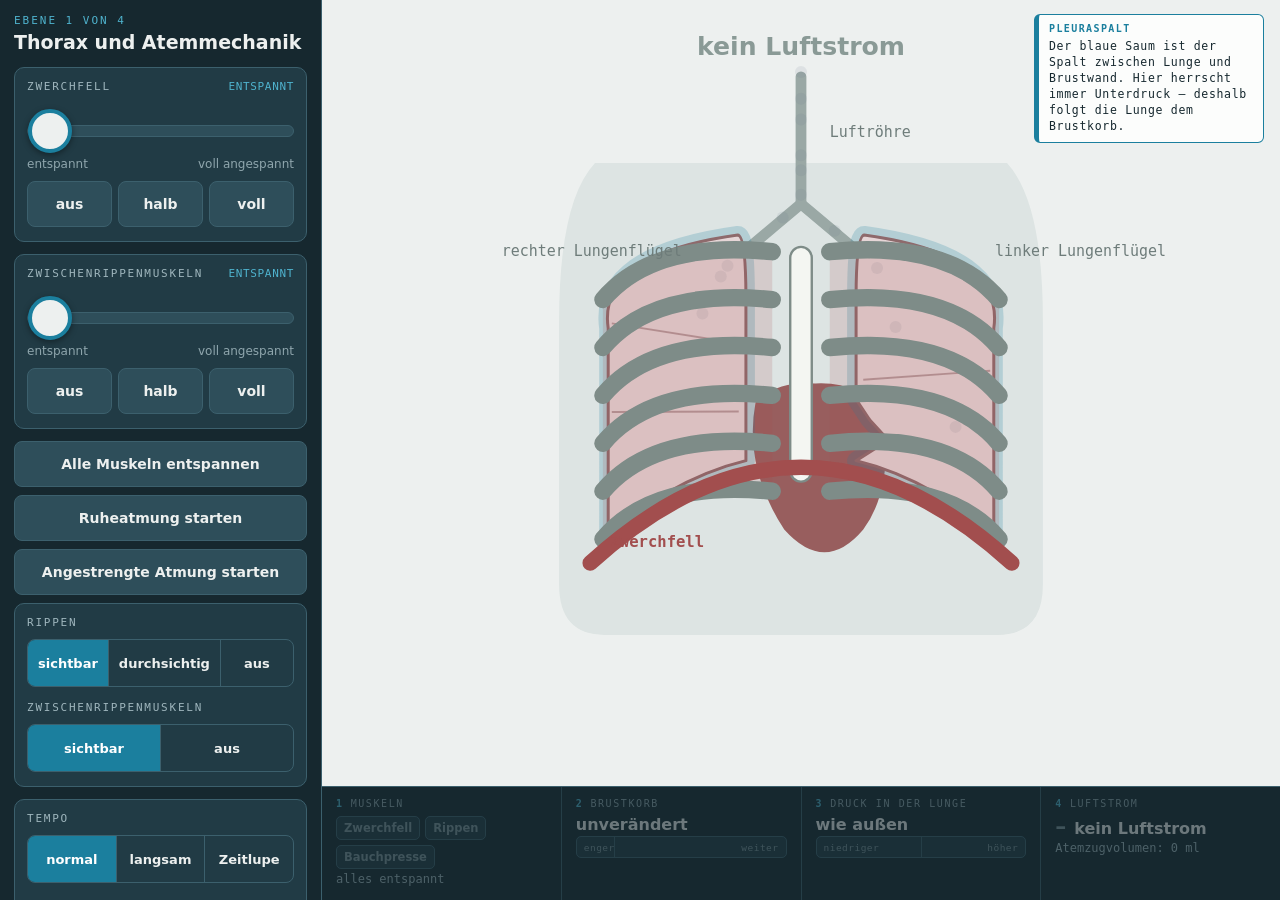
<file: tools/originale/lunge-ebene1-thorax.html>
<!DOCTYPE html>
<html lang="de">
<head>
<meta charset="utf-8">
<meta name="viewport" content="width=device-width, initial-scale=1, viewport-fit=cover">
<title>Atmung – Ebene 1: Thorax</title>
<style>
:root{
  --ink:#16282F;
  --panel:#213B45;
  --panel-hi:#2E4E5A;
  --panel-line:#3C606D;
  --paper:#EDF0EF;
  --paper-2:#DDE4E3;
  --sog:#1B7F9E;
  --sog-hell:#4FB3CE;
  --strom:#C08A1E;
  --ein:#CE3A2F;      /* sauerstoffreiche Luft, wie O2 in Ebene 3 */
  --aus:#6B7F8C;      /* sauerstoffaermere Luft, wie CO2 in Ebene 3 */
  --muskel:#A24E4E;
  --lunge:#E6D6D7;
  --lunge-linie:#8E6A6C;
  --knochen:#F4F6F2;
  --knochenkante:#7E8C88;
  --herz:#8C4747;
  --sans:"Samsung Sans","Roboto",system-ui,-apple-system,"Segoe UI",sans-serif;
  --mono:"Roboto Mono",ui-monospace,"DejaVu Sans Mono",monospace;
}
*{box-sizing:border-box;-webkit-tap-highlight-color:transparent}
html,body{height:100%;margin:0;overflow:hidden}
body{font-family:var(--sans);background:var(--ink);color:var(--paper);display:flex;touch-action:manipulation}

#leiste{
  width:322px;flex:0 0 322px;background:var(--ink);border-right:1px solid var(--panel-line);
  display:flex;flex-direction:column;overflow-y:auto;overscroll-behavior:contain;padding:14px 14px 18px;
}
.kopf{margin-bottom:14px}
.kopf .stufe{font-family:var(--mono);font-size:11px;letter-spacing:.18em;text-transform:uppercase;color:var(--sog-hell);margin-bottom:4px}
.kopf h1{font-size:19px;margin:0;font-weight:650}

.karte{background:var(--panel);border:1px solid var(--panel-line);border-radius:10px;padding:12px 12px 14px;margin-bottom:12px}
.karte > .titel{font-family:var(--mono);font-size:11px;letter-spacing:.16em;text-transform:uppercase;color:#9FB6BD;display:flex;justify-content:space-between;align-items:baseline;gap:8px}
.karte > .titel b{font-weight:500;color:var(--sog-hell);letter-spacing:.06em}

input[type=range]{-webkit-appearance:none;appearance:none;width:100%;background:transparent;margin:16px 0 8px;height:44px}
input[type=range]::-webkit-slider-runnable-track{height:12px;border-radius:6px;background:var(--panel-hi);border:1px solid var(--panel-line)}
input[type=range]::-webkit-slider-thumb{-webkit-appearance:none;appearance:none;width:44px;height:44px;margin-top:-17px;border-radius:50%;background:var(--paper);border:4px solid var(--sog);box-shadow:0 2px 6px rgba(0,0,0,.4)}
input[type=range]::-moz-range-track{height:12px;border-radius:6px;background:var(--panel-hi)}
input[type=range]::-moz-range-thumb{width:40px;height:40px;border-radius:50%;background:var(--paper);border:4px solid var(--sog)}
input[type=range]:focus-visible{outline:none}
input[type=range]:focus-visible::-webkit-slider-thumb{box-shadow:0 0 0 4px var(--sog-hell)}

.enden{display:flex;justify-content:space-between;font-size:12px;color:#8FA6AD;margin-top:-4px}
.schnell{display:flex;gap:6px;margin-top:10px}
.schnell button{flex:1}

button{font-family:var(--sans);font-size:14px;font-weight:600;color:var(--paper);background:var(--panel-hi);border:1px solid var(--panel-line);border-radius:8px;min-height:46px;padding:8px 10px;cursor:pointer}
button:active{background:var(--sog);border-color:var(--sog)}
button:focus-visible{outline:3px solid var(--sog-hell);outline-offset:2px}
button.voll{width:100%;margin-bottom:8px}
button.an{background:var(--sog);border-color:var(--sog-hell)}
button.an.stress{background:var(--strom);border-color:#E0AE4A}

.segment{display:flex;gap:0;margin-top:10px;border:1px solid var(--panel-line);border-radius:8px;overflow:hidden}
.segment button{flex:1;border:none;border-right:1px solid var(--panel-line);border-radius:0;font-size:13px;font-weight:600;background:transparent}
.segment button:last-child{border-right:none}
.segment button.an{background:var(--sog);color:#fff}

.schalter{display:flex;align-items:center;justify-content:space-between;gap:10px;font-size:14px;padding:6px 0}
.schalter input{width:26px;height:26px;accent-color:var(--sog)}

.hilfeliste{display:flex;flex-direction:column;gap:6px}
.hilfeliste button{text-align:left;font-weight:500;font-size:14px;line-height:1.3;background:transparent;border-color:var(--panel-line)}
.hilfeliste button::before{content:"?";font-family:var(--mono);color:var(--sog-hell);margin-right:9px;font-weight:700}

details.entdecke summary{font-family:var(--mono);font-size:11px;letter-spacing:.16em;text-transform:uppercase;color:#9FB6BD;cursor:pointer;list-style:none;padding:2px 0}
details.entdecke summary::-webkit-details-marker{display:none}
details.entdecke summary::after{content:" ▾";color:var(--sog-hell)}
details.entdecke[open] summary::after{content:" ▴"}
details.entdecke ol{margin:10px 0 0;padding-left:20px;font-size:13.5px;line-height:1.45;color:#D3DEE0}
details.entdecke li{margin-bottom:9px}

#buehne{flex:1;display:flex;flex-direction:column;background:var(--paper);min-width:0}
#bild{flex:1;min-height:0;position:relative}
#bild svg{width:100%;height:100%;display:block}

.pleura-chip{
  position:absolute;top:14px;right:16px;font-family:var(--mono);font-size:11.5px;letter-spacing:.06em;
  color:var(--ink);background:rgba(255,255,255,.85);border:1px solid var(--sog);border-left:5px solid var(--sog);
  border-radius:6px;padding:7px 10px;max-width:230px;line-height:1.4;
}
.pleura-chip b.kopfzeile{display:block;color:var(--sog);letter-spacing:.14em;text-transform:uppercase;font-size:10px;margin-bottom:2px}

#kette{flex:0 0 auto;display:flex;background:var(--ink);border-top:1px solid var(--panel-line)}
.glied{flex:1;padding:11px 14px 13px;border-right:1px solid var(--panel-line);min-width:0;opacity:.4;transition:opacity .25s}
.glied:last-child{border-right:none}
.glied.aktiv{opacity:1}
.glied .marke{font-family:var(--mono);font-size:10px;letter-spacing:.16em;text-transform:uppercase;color:#8FA6AD;display:flex;align-items:center;gap:7px;margin-bottom:7px}
.glied .marke i{color:var(--sog-hell);font-style:normal;font-weight:700}
.glied .wert{font-size:16px;font-weight:650;line-height:1.15;white-space:nowrap;overflow:hidden;text-overflow:ellipsis}
.glied .zahl{font-family:var(--mono);font-size:12px;color:#9FB6BD;margin-top:3px;min-height:15px}

.chips{display:flex;gap:5px;flex-wrap:wrap}
.chip{font-size:11.5px;font-weight:600;padding:4px 7px;border-radius:5px;background:var(--panel);border:1px solid var(--panel-line);color:#7C949B}
.chip.an{background:var(--muskel);border-color:#C06A6A;color:#fff}
.chip.an.aus{background:var(--strom);border-color:#E0AE4A;color:#2A1F06}

.skala{position:relative;height:22px;background:var(--panel);border:1px solid var(--panel-line);border-radius:5px;margin-top:2px}
.skala .mitte{position:absolute;top:0;bottom:0;width:1px;background:var(--panel-line)}
.skala .fuell{position:absolute;top:2px;bottom:2px;width:0;background:var(--sog);border-radius:3px}
.skala .beschr{position:absolute;inset:0;display:flex;align-items:center;justify-content:space-between;padding:0 7px;font-family:var(--mono);font-size:9.5px;color:#7C949B;letter-spacing:.05em}

.strompfeil{font-size:22px;line-height:1;margin-right:8px;display:inline-block}

#tempoBadge{
  position:absolute;top:14px;left:16px;display:none;align-items:center;gap:7px;
  font-family:var(--mono);font-size:12px;letter-spacing:.12em;text-transform:uppercase;
  color:#fff;background:var(--sog);border-radius:6px;padding:6px 11px;
}
#tempoBadge.an{display:flex}

#modal{position:fixed;inset:0;background:rgba(10,20,25,.72);display:none;align-items:center;justify-content:center;padding:24px;z-index:50}
#modal.auf{display:flex}
#modal .box{background:var(--paper);color:var(--ink);border-radius:14px;max-width:620px;width:100%;max-height:86vh;overflow-y:auto;padding:24px 26px 20px}
#modal h2{margin:0 0 4px;font-size:22px}
#modal .unter{font-family:var(--mono);font-size:11px;letter-spacing:.16em;text-transform:uppercase;color:var(--sog);margin-bottom:14px}
#modal p,#modal ul{font-size:16.5px;line-height:1.55;margin:0 0 12px}
#modal ul{padding-left:22px}
#modal li{margin-bottom:6px}
#modal .merk{background:#DCE8EB;border-left:5px solid var(--sog);padding:11px 14px;border-radius:0 8px 8px 0;font-size:16px;line-height:1.5}
#modal button{background:var(--ink);border-color:var(--ink);width:100%;margin-top:16px}

@media (max-aspect-ratio: 1/1){
  body{flex-direction:column-reverse}
  #leiste{width:100%;flex:0 0 auto;max-height:44vh;border-right:none;border-top:1px solid var(--panel-line)}
}
@media (prefers-reduced-motion: reduce){*{transition-duration:.01ms !important}}
</style>
</head>
<body>

<aside id="leiste">
  <div class="kopf">
    <div class="stufe">Ebene 1 von 4</div>
    <h1>Thorax und Atemmechanik</h1>
  </div>

  <div class="karte">
    <div class="titel"><span>Zwerchfell</span><b id="lblZwerch">entspannt</b></div>
    <input type="range" id="zwerch" min="0" max="100" value="0" aria-label="Zwerchfell: Anspannung">
    <div class="enden"><span>entspannt</span><span>voll angespannt</span></div>
    <div class="schnell">
      <button data-set="zwerch" data-wert="0">aus</button>
      <button data-set="zwerch" data-wert="50">halb</button>
      <button data-set="zwerch" data-wert="100">voll</button>
    </div>
  </div>

  <div class="karte">
    <div class="titel"><span>Zwischenrippenmuskeln</span><b id="lblRippen">entspannt</b></div>
    <input type="range" id="rippen" min="0" max="100" value="0" aria-label="Äußere Zwischenrippenmuskulatur: Anspannung">
    <div class="enden"><span>entspannt</span><span>voll angespannt</span></div>
    <div class="schnell">
      <button data-set="rippen" data-wert="0">aus</button>
      <button data-set="rippen" data-wert="50">halb</button>
      <button data-set="rippen" data-wert="100">voll</button>
    </div>
  </div>

  <button class="voll" id="entspannen">Alle Muskeln entspannen</button>
  <button class="voll" id="demoRuhe">Ruheatmung starten</button>
  <button class="voll" id="demoStress">Angestrengte Atmung starten</button>

  <div class="karte">
    <div class="titel"><span>Rippen</span></div>
    <div class="segment" id="rippenWahl">
      <button data-rippen="voll" class="an">sichtbar</button>
      <button data-rippen="kontur">durchsichtig</button>
      <button data-rippen="aus">aus</button>
    </div>
    <div class="titel" style="margin-top:14px"><span>Zwischenrippenmuskeln</span></div>
    <div class="segment" id="muskelWahl">
      <button data-muskel="voll" class="an">sichtbar</button>
      <button data-muskel="aus">aus</button>
    </div>
  </div>

  <div class="karte">
    <div class="titel"><span>Tempo</span></div>
    <div class="segment" id="tempoWahl">
      <button data-tempo="1" class="an">normal</button>
      <button data-tempo="0.5">langsam</button>
      <button data-tempo="0.25">Zeitlupe</button>
    </div>
    <label class="schalter" for="pfeileAn" style="margin-top:10px">
      <span>Bewegungspfeile</span><input type="checkbox" id="pfeileAn" checked>
    </label>
    <label class="schalter" for="zahlen">
      <span>Druckzahlen einblenden</span><input type="checkbox" id="zahlen">
    </label>
  </div>

  <div class="karte">
    <details class="entdecke">
      <summary>Probier das aus</summary>
      <ol>
        <li>Zwerchfell voll anspannen – und den Regler dort <b>stehen lassen</b>. Was passiert mit dem Luftstrom, obwohl die Lunge maximal gedehnt bleibt?</li>
        <li>Rippen auf <b>sichtbar</b>, dann langsam einatmen. Wohin geht die Lunge, wenn sich die Rippen heben? Danach die Rippen <b>ausschalten</b> und dasselbe noch einmal ansehen.</li>
        <li>Nur das Zwerchfell benutzen, dann nur die Rippenmuskeln. Womit holst du mehr Luft?</li>
        <li>Zwerchfell voll anspannen und die Rippenmuskeln <b>ganz aus</b> lassen – dann umgekehrt. Wann strömt gar nichts?</li>
        <li>Tief einatmen und dann alle Muskeln entspannen. Welcher Muskel schiebt die Luft wieder hinaus?</li>
        <li>Ruheatmung und angestrengte Atmung nacheinander laufen lassen. Vergleiche die ml – und achte darauf, welche Muskeln beim <b>Ausatmen</b> aufleuchten.</li>
        <li>Beobachte den Pleuraspalt (blauer Saum). Wird dort jemals ein Überdruck daraus?</li>
        <li>Ruheatmung starten und auf <b>Zeitlupe</b> stellen. Schau unten auf die vier Felder: In welcher Reihenfolge leuchten sie auf? Was kommt zuerst – der Druck oder der Luftstrom?</li>
      </ol>
    </details>
  </div>

  <div class="karte">
    <div class="titel" style="margin-bottom:10px"><span>Hilfekarten</span></div>
    <div class="hilfeliste">
      <button data-karte="pleura">Pleura und Pleuraspalt</button>
      <button data-karte="zwerchfell">Das Zwerchfell</button>
      <button data-karte="rippen">Zwischenrippenmuskulatur</button>
      <button data-karte="fluegel">Warum der linke Flügel kleiner ist</button>
      <button data-karte="ausatmen">Ausatmen geht von allein</button>
      <button data-karte="angestrengt">Angestrengte Atmung</button>
      <button data-karte="begriffe">Fachbegriffe zum Schreiben</button>
    </div>
  </div>
</aside>

<main id="buehne">
  <div id="bild">
    <svg id="svg" viewBox="0 0 800 620" xmlns="http://www.w3.org/2000/svg" role="img"
         aria-label="Schematischer Brustkorb mit Lunge, Zwerchfell, Rippen und Zwischenrippenmuskeln">

      <path id="koerper" fill="var(--paper-2)" d=""/>

      <g id="atemweg" stroke="#9AA8A5" stroke-width="9" fill="none" stroke-linecap="round">
        <path d="M400 46 L400 152"/>
        <path id="bronchL" d="M400 152 L336 206"/>
        <path id="bronchR" d="M400 152 L464 206"/>
      </g>

      <path id="herz" fill="var(--herz)" opacity=".85" d=""/>

      <g id="lungen">
        <path id="pleuraR" fill="none" stroke="var(--sog)" stroke-width="15" stroke-linejoin="round" d="" opacity=".25"/>
        <path id="pleuraL" fill="none" stroke="var(--sog)" stroke-width="15" stroke-linejoin="round" d="" opacity=".25"/>
        <path id="lungeR" fill="var(--lunge)" stroke="var(--lunge-linie)" stroke-width="2.5" stroke-linejoin="round" d=""/>
        <path id="lungeL" fill="var(--lunge)" stroke="var(--lunge-linie)" stroke-width="2.5" stroke-linejoin="round" d=""/>
        <path id="lappenR1" stroke="var(--lunge-linie)" stroke-width="1.6" fill="none" opacity=".55" d=""/>
        <path id="lappenR2" stroke="var(--lunge-linie)" stroke-width="1.6" fill="none" opacity=".55" d=""/>
        <path id="lappenL1" stroke="var(--lunge-linie)" stroke-width="1.6" fill="none" opacity=".55" d=""/>
      </g>

      <!-- Luftpunkte laufen durch Luftröhre und Bronchien bis in die Lunge -->
      <g id="luftpunkte"></g>
      <text id="atemLabel" x="400" y="28" text-anchor="middle" font-size="21" font-weight="700"
            fill="#8A9A96" font-family="var(--sans)">kein Luftstrom</text>

      <!-- Brustwand LIEGT ÜBER der Lunge: Zwischenrippenmuskeln, Rippen, Brustbein -->
      <g id="thoraxwand">
        <g id="muskeln"></g>
        <g id="rippenKontur" stroke="var(--knochenkante)" stroke-width="14.5" fill="none" stroke-linecap="round"></g>
        <g id="rippen" stroke="var(--knochen)" stroke-width="11" fill="none" stroke-linecap="round"></g>
        <rect id="sternum" x="391" y="188" width="18" height="196" rx="9"
              fill="var(--knochen)" stroke="var(--knochenkante)" stroke-width="2"/>
      </g>

      <path id="zwerchfell" fill="none" stroke="var(--muskel)" stroke-width="13" stroke-linecap="round" d=""/>
      <text id="zwerchLabel" x="280" y="0" text-anchor="middle" font-family="var(--mono)" font-size="13"
            fill="var(--muskel)" font-weight="600">Zwerchfell</text>

      <!-- Bewegungspfeile -->
      <g id="pfeile" stroke-linecap="round" stroke-linejoin="round" fill="none">
        <path id="pfZwerch" stroke="var(--muskel)" stroke-width="5" d="" opacity="0"/>
        <path id="pfRipL"  stroke="var(--muskel)" stroke-width="5" d="" opacity="0"/>
        <path id="pfRipR"  stroke="var(--muskel)" stroke-width="5" d="" opacity="0"/>
      </g>
      <g font-family="var(--mono)" font-size="12" font-weight="600" text-anchor="middle" fill="var(--muskel)">
        <text id="txZwerch" x="400" y="0" opacity="0"></text>
        <text id="txRipL" x="0" y="342" opacity="0"></text>
        <text id="txRipR" x="0" y="342" opacity="0"></text>
      </g>

      <text x="424" y="96" font-family="var(--mono)" font-size="12.5" fill="#6E7C7A">Luftröhre</text>
      <text x="150" y="196" font-family="var(--mono)" font-size="12.5" fill="#6E7C7A">rechter Lungenflügel</text>
      <text x="562" y="196" font-family="var(--mono)" font-size="12.5" fill="#6E7C7A">linker Lungenflügel</text>
    </svg>

    <div id="tempoBadge"><span>Tempo</span><b id="tempoFaktor">¼×</b></div>

    <div class="pleura-chip">
      <b class="kopfzeile">Pleuraspalt</b>
      Der blaue Saum ist der Spalt zwischen Lunge und Brustwand. Hier herrscht immer Unterdruck – deshalb folgt die Lunge dem Brustkorb.
      <div id="pleuraZahl" style="margin-top:5px;color:var(--sog);display:none"></div>
    </div>
  </div>

  <div id="kette">
    <div class="glied" id="g1">
      <div class="marke"><i>1</i> Muskeln</div>
      <div class="chips">
        <span class="chip" id="chipZ">Zwerchfell</span>
        <span class="chip" id="chipR">Rippen</span>
        <span class="chip" id="chipA">Bauchpresse</span>
      </div>
      <div class="zahl" id="z1"></div>
    </div>
    <div class="glied" id="g2">
      <div class="marke"><i>2</i> Brustkorb</div>
      <div class="wert" id="w2">unverändert</div>
      <div class="skala"><span class="mitte" id="m2"></span><span class="fuell" id="b2"></span>
        <span class="beschr"><span>enger</span><span>weiter</span></span></div>
    </div>
    <div class="glied" id="g3">
      <div class="marke"><i>3</i> Druck in der Lunge</div>
      <div class="wert" id="w3">wie außen</div>
      <div class="skala"><span class="mitte" id="m3" style="left:50%"></span><span class="fuell" id="b3"></span>
        <span class="beschr"><span>niedriger</span><span>höher</span></span></div>
      <div class="zahl" id="z3"></div>
    </div>
    <div class="glied" id="g4">
      <div class="marke"><i>4</i> Luftstrom</div>
      <div class="wert"><span class="strompfeil" id="p4">–</span><span id="w4">kein Luftstrom</span></div>
      <div class="zahl" id="z4">Atemzugvolumen: 0 ml</div>
    </div>
  </div>
</main>

<div id="modal" role="dialog" aria-modal="true">
  <div class="box">
    <h2 id="mTitel"></h2>
    <div class="unter" id="mUnter"></div>
    <div id="mText"></div>
    <button id="mZu">Schließen</button>
  </div>
</div>

<script>
(function(){
"use strict";

/* ---------------- Zustand ---------------- */
var S = { d:0, i:0, V:0 };
var VMAX_D = 800, VMAX_I = 400;
var TAU = 0.48, K_DRUCK = 0.0125;
var vD = 0, vI = 0;
var modus = null;                 // null | "ruhe" | "stress"
var demoT = 0, entspannenAn = false;
var zeigeZahlen = false, zeigePfeile = true;
var tempo = 1;

function $(id){ return document.getElementById(id); }
var el = {};
["koerper","herz","lungeR","lungeL","pleuraR","pleuraL","lappenR1","lappenR2","lappenL1",
 "thoraxwand","muskeln","rippen","rippenKontur","sternum","tempoBadge","tempoFaktor","zwerchfell","zwerchLabel","luftpunkte","atemLabel",
 "bronchL","bronchR","pfZwerch","pfRipL","pfRipR","txZwerch","txRipL","txRipR",
 "chipZ","chipR","chipA","z1","w2","b2","m2","w3","b3","z3","p4","w4","z4","g1","g2","g3","g4",
 "lblZwerch","lblRippen","pleuraZahl"].forEach(function(k){ el[k]=$(k); });

/* ---------------- Geometrie ---------------- */
var MITTE = 400, BASIS_Y = 452, HALB_RUHE = 176;
function halbBreite(){ return HALB_RUHE + 13*S.i; }
function apexY(){ return 372 + 62*S.d; }

function zwerchY(x){
  var hw = halbBreite();
  var t = (x - MITTE)/(2*hw) + 0.5;
  t = Math.max(0, Math.min(1, t));
  var Cy = 2*apexY() - BASIS_Y;
  return BASIS_Y*((1-t)*(1-t) + t*t) + 2*(1-t)*t*Cy;
}
function zwerchfellPfad(){
  var hw = halbBreite(), Cy = 2*apexY() - BASIS_Y;
  return "M"+(MITTE-hw)+" "+BASIS_Y+" Q"+MITTE+" "+Cy+" "+(MITTE+hw)+" "+BASIS_Y;
}
function koerperPfad(){
  var hw = halbBreite() + 26;
  return "M"+(MITTE-hw+30)+" 118 Q"+(MITTE-hw)+" 150 "+(MITTE-hw)+" 250"
       + " L"+(MITTE-hw)+" 470 Q"+(MITTE-hw)+" 512 "+(MITTE-hw+38)+" 512"
       + " L"+(MITTE+hw-38)+" 512 Q"+(MITTE+hw)+" 512 "+(MITTE+hw)+" 470"
       + " L"+(MITTE+hw)+" 250 Q"+(MITTE+hw)+" 150 "+(MITTE+hw-30)+" 118 Z";
}
function lungenPfad(seite){
  var hw = halbBreite();
  var xAussen = MITTE + seite*(hw - 15), xInnen = MITTE + seite*46, yOben = 178, p = [];
  p.push("M"+(MITTE + seite*(hw*0.30))+" "+yOben);
  p.push("Q"+(MITTE + seite*(hw-6))+" "+(yOben+16)+" "+xAussen+" "+(yOben+78));
  p.push("L"+xAussen+" "+(zwerchY(xAussen)-11));
  var N = 7, k, x;
  for (k=1; k<=N; k++){
    x = xAussen + (xInnen - xAussen)*(k/N);
    p.push("L"+x.toFixed(1)+" "+(zwerchY(x)-11).toFixed(1));
  }
  var yUntenInnen = zwerchY(xInnen)-11, M2 = 8, m, y, kerbe;
  for (m=1; m<=M2; m++){
    y = yUntenInnen + (yOben+52 - yUntenInnen)*(m/M2);
    kerbe = (seite > 0 && y > 322 && y < 424) ? 36*Math.sin(Math.PI*(y-322)/102) : 0;
    p.push("L"+(xInnen + seite*kerbe).toFixed(1)+" "+y.toFixed(1));
  }
  p.push("Q"+xInnen+" "+yOben+" "+(MITTE + seite*(hw*0.30))+" "+yOben+" Z");
  return p.join(" ");
}
function lappenPfad(seite, anteil){
  var hw = halbBreite(), xA = MITTE + seite*(hw-18), xI = MITTE + seite*52;
  return "M"+xA+" "+(178 + (zwerchY(xA)-190)*anteil).toFixed(1)
       + " L"+xI+" "+(178 + (zwerchY(xI)-190)*(anteil+0.18)).toFixed(1);
}
function herzPfad(){
  return "M362 318 Q352 372 386 424 Q420 462 452 424 Q476 392 470 330 Q450 300 412 302 Q378 300 362 318 Z";
}

/* ---------------- Rippen und Zwischenrippenmuskeln ---------------- */
function dreh(pt, piv, a){
  var dx = pt.x-piv.x, dy = pt.y-piv.y, ca = Math.cos(a), sa = Math.sin(a);
  return { x: piv.x + dx*ca - dy*sa, y: piv.y + dx*sa + dy*ca };
}
function rippeGeo(r, s){
  var hw = halbBreite(), y0 = 192 + r*40;
  var piv = { x: MITTE + s*24, y: y0 };
  var c   = { x: MITTE + s*(hw*0.70), y: y0 - 10 };
  var e   = { x: MITTE + s*(hw*0.94), y: y0 + 40 };
  var a = -s * (7.5*Math.PI/180) * S.i;
  return { p:piv, c:dreh(c,piv,a), e:dreh(e,piv,a) };
}
var rippenEl = [], muskelEl = [];
(function baueWand(){
  var r, s, g;
  for (r=0; r<6; r++){
    for (s=-1; s<=1; s+=2){
      var k = document.createElementNS("http://www.w3.org/2000/svg","path");
      el.rippenKontur.appendChild(k);
      g = document.createElementNS("http://www.w3.org/2000/svg","path");
      g.dataset.reihe = r; g.dataset.seite = s;
      el.rippen.appendChild(g);
      rippenEl.push({ knochen:g, kontur:k, r:r, s:s });
    }
  }
  for (r=0; r<5; r++){
    for (s=-1; s<=1; s+=2){
      g = document.createElementNS("http://www.w3.org/2000/svg","path");
      g.dataset.reihe = r; g.dataset.seite = s;
      g.setAttribute("fill","var(--muskel)"); g.setAttribute("stroke","none");
      el.muskeln.appendChild(g); muskelEl.push(g);
    }
  }
})();
function zeichneWand(){
  rippenEl.forEach(function(o){
    var G = rippeGeo(o.r, o.s);
    var d = "M"+G.p.x.toFixed(1)+" "+G.p.y.toFixed(1)
          + " Q"+G.c.x.toFixed(1)+" "+G.c.y.toFixed(1)+" "+G.e.x.toFixed(1)+" "+G.e.y.toFixed(1);
    o.knochen.setAttribute("d", d);
    o.kontur.setAttribute("d", d);
  });
  var spannung = Math.max(0, Math.min(1, S.i));
  var deck = (0.16 + 0.46*spannung).toFixed(2);
  muskelEl.forEach(function(g){
    var r = +g.dataset.reihe, s = +g.dataset.seite;
    var A = rippeGeo(r, s), B = rippeGeo(r+1, s);
    g.setAttribute("d",
      "M"+A.p.x.toFixed(1)+" "+A.p.y.toFixed(1)+
      " Q"+A.c.x.toFixed(1)+" "+A.c.y.toFixed(1)+" "+A.e.x.toFixed(1)+" "+A.e.y.toFixed(1)+
      " L"+B.e.x.toFixed(1)+" "+B.e.y.toFixed(1)+
      " Q"+B.c.x.toFixed(1)+" "+B.c.y.toFixed(1)+" "+B.p.x.toFixed(1)+" "+B.p.y.toFixed(1)+" Z");
    g.setAttribute("opacity", deck);
  });
}

/* ---------------- Luftpunkte bis in die Lunge ---------------- */
var punkte = [];
(function baueLuft(){
  var sparsam = window.matchMedia("(prefers-reduced-motion: reduce)").matches;
  var n = sparsam ? 6 : 14, k, c, s;
  for (k=0; k<n; k++){
    s = (k % 2 === 0) ? -1 : 1;
    c = document.createElementNS("http://www.w3.org/2000/svg","circle");
    c.setAttribute("r","5"); c.setAttribute("cx","400"); c.setAttribute("cy","60");
    el.luftpunkte.appendChild(c);
    punkte.push({
      el:c, s:s, ph:(k/n),
      fx: (s < 0 ? 0.22 : 0.44) + 0.62*((k*0.37) % 1),
      fy: 0.18 + 0.66*((k*0.61) % 1)
    });
  }
})();
function bahn(dot){
  var hw = halbBreite(), s = dot.s;
  var hx = MITTE + s*(64 + 6*S.i);
  var xMed = MITTE + s*54, xLat = MITTE + s*(hw-30);
  var x = xMed + (xLat - xMed)*dot.fx;
  var yTop = 218, yBot = zwerchY(x) - 24;
  return [ {x:MITTE,y:42}, {x:MITTE,y:150}, {x:hx,y:206}, {x:x,y:yTop + (yBot-yTop)*dot.fy} ];
}
function punktAuf(pts, f){
  var segs = [], total = 0, k, dx, dy, L;
  for (k=0; k<pts.length-1; k++){
    dx = pts[k+1].x-pts[k].x; dy = pts[k+1].y-pts[k].y;
    L = Math.sqrt(dx*dx+dy*dy); segs.push(L); total += L;
  }
  var rest = f*total, t;
  for (k=0; k<segs.length; k++){
    if (rest <= segs[k] || k === segs.length-1){
      t = segs[k] > 0 ? Math.min(1, rest/segs[k]) : 0;
      return { x: pts[k].x + (pts[k+1].x-pts[k].x)*t, y: pts[k].y + (pts[k+1].y-pts[k].y)*t };
    }
    rest -= segs[k];
  }
  return pts[pts.length-1];
}

/* ---------------- Bewegungspfeile ---------------- */
function pfeilPfad(x, y0, laenge, richtung){
  var y1 = y0 + richtung*laenge;
  return "M"+x+" "+y0.toFixed(1)+" L"+x+" "+y1.toFixed(1)
       + " M"+(x-9)+" "+(y1 - richtung*12).toFixed(1)+" L"+x+" "+y1.toFixed(1)
       + " L"+(x+9)+" "+(y1 - richtung*12).toFixed(1);
}
function zeichnePfeile(){
  var schwelle = 0.05;
  // Zwerchfell
  var aktivZ = zeigePfeile && Math.abs(vD) > schwelle;
  if (aktivZ){
    var rZ2 = vD > 0 ? 1 : -1;
    var yStart = zwerchY(MITTE) + (rZ2 > 0 ? 16 : 48);
    el.pfZwerch.setAttribute("d", pfeilPfad(MITTE, yStart, 34, rZ2));
    el.pfZwerch.setAttribute("opacity", Math.min(1, 0.35 + Math.abs(vD)*1.6).toFixed(2));
    el.txZwerch.setAttribute("y", (zwerchY(MITTE) + 74).toFixed(0));
    el.txZwerch.setAttribute("opacity","1");
    el.txZwerch.textContent = rZ2 > 0 ? "tritt tiefer" : "weicht zurück";
  } else {
    el.pfZwerch.setAttribute("opacity","0"); el.txZwerch.setAttribute("opacity","0");
  }
  // Rippen
  var aktivR = zeigePfeile && Math.abs(vI) > schwelle;
  if (aktivR){
    var rR2 = vI > 0 ? -1 : 1;               // Anspannung steigt -> Rippen heben sich
    var hw = halbBreite(), yStart = rR2 > 0 ? 262 : 306;
    var deck = Math.min(1, 0.35 + Math.abs(vI)*1.6).toFixed(2);
    var txt = rR2 > 0 ? "senken sich" : "heben sich";
    [[-1, el.pfRipL, el.txRipL], [1, el.pfRipR, el.txRipR]].forEach(function(a){
      var x = MITTE + a[0]*(hw + 34);
      a[1].setAttribute("d", pfeilPfad(x, yStart, 40, rR2));
      a[1].setAttribute("opacity", deck);
      a[2].setAttribute("x", x.toFixed(0)); a[2].setAttribute("opacity","1");
      a[2].textContent = txt;
    });
  } else {
    el.pfRipL.setAttribute("opacity","0"); el.pfRipR.setAttribute("opacity","0");
    el.txRipL.setAttribute("opacity","0"); el.txRipR.setAttribute("opacity","0");
  }
}

/* ---------------- Physik ---------------- */
function schritt(dt){
  var Vziel = VMAX_D*S.d + VMAX_I*S.i;
  var fluss = (Vziel - S.V)/TAU;
  S.V += fluss*dt;
  if (Math.abs(Vziel - S.V) < 0.4) S.V = Vziel;
  return { Vziel:Vziel, fluss:fluss, pAlv:(S.V - Vziel)*K_DRUCK, pPleura:-5 - 0.0055*Math.max(0,Vziel) };
}

/* ---------------- Darstellung ---------------- */
var letzterZustand = "";
function zeichne(m, dt){
  var sig = S.d.toFixed(3)+"|"+S.i.toFixed(3);
  if (sig !== letzterZustand){
    letzterZustand = sig;
    el.koerper.setAttribute("d", koerperPfad());
    el.herz.setAttribute("d", herzPfad());
    var pR = lungenPfad(-1), pL = lungenPfad(1);
    el.lungeR.setAttribute("d", pR); el.pleuraR.setAttribute("d", pR);
    el.lungeL.setAttribute("d", pL); el.pleuraL.setAttribute("d", pL);
    el.lappenR1.setAttribute("d", lappenPfad(-1, 0.30));
    el.lappenR2.setAttribute("d", lappenPfad(-1, 0.60));
    el.lappenL1.setAttribute("d", lappenPfad(1, 0.46));
    el.zwerchfell.setAttribute("d", zwerchfellPfad());
    el.zwerchLabel.setAttribute("y", (zwerchY(280)+30).toFixed(0));
    el.sternum.setAttribute("y", (188 - 7*S.i).toFixed(1));
    el.bronchL.setAttribute("d", "M400 152 L"+(MITTE-64-6*S.i).toFixed(1)+" 206");
    el.bronchR.setAttribute("d", "M400 152 L"+(MITTE+64+6*S.i).toFixed(1)+" 206");
    zeichneWand();
  }

  var pStaerke = Math.min(1, (Math.abs(m.pPleura)-5)/3);
  var op = (0.22 + 0.40*pStaerke).toFixed(2);
  el.pleuraR.setAttribute("opacity", op);
  el.pleuraL.setAttribute("opacity", op);

  var f = m.fluss, absF = Math.abs(f), stroemt = absF > 12;
  var farbe = f > 0 ? "var(--ein)" : "var(--aus)";
  punkte.forEach(function(p){
    if (stroemt){
      p.ph = p.ph + (f/450)*dt;
      p.ph = p.ph - Math.floor(p.ph);
    }
    var pos = punktAuf(bahn(p), p.ph);
    p.el.setAttribute("cx", pos.x.toFixed(1));
    p.el.setAttribute("cy", pos.y.toFixed(1));
    p.el.setAttribute("fill", farbe);
    var rand = Math.min(1, Math.min(p.ph, 1-p.ph)*7);
    p.el.setAttribute("opacity", stroemt ? (rand*Math.min(1, absF/220)).toFixed(2) : "0.12");
  });
  el.atemLabel.textContent = !stroemt ? "kein Luftstrom"
        : (f > 0 ? "▼  Einatmen (Inspiration)" : "▲  Ausatmen (Exspiration)");
  el.atemLabel.setAttribute("fill", stroemt ? farbe : "#8A9A96");

  zeichnePfeile();
  zeichneKette(m, stroemt);
}

function zeichneKette(m, stroemt){
  var ein = S.d > 0.02 || S.i > 0.02, aus = S.d < -0.01 || S.i < -0.01;
  el.chipZ.classList.toggle("an", S.d > 0.02);
  el.chipR.classList.toggle("an", S.i > 0.02);
  el.chipA.classList.toggle("an", aus);
  el.chipA.classList.toggle("aus", aus);
  el.g1.classList.toggle("aktiv", ein || aus);
  el.z1.textContent = aus ? "presst aktiv aus" : (ein ? "angespannt" : "alles entspannt");

  var v = m.Vziel;
  el.g2.classList.toggle("aktiv", Math.abs(v) > 6);
  el.w2.textContent = v > 6 ? "dehnt sich aus" : (v < -6 ? "enger als in Ruhe" : "unverändert");
  el.m2.style.left = "18%";
  if (v >= 0){
    el.b2.style.left = "18%";
    el.b2.style.width = Math.min(80, v/1300*80) + "%";
    el.b2.style.background = "var(--sog)";
  } else {
    var br = Math.min(17, Math.abs(v)/560*17);
    el.b2.style.left = (18-br) + "%";
    el.b2.style.width = br + "%";
    el.b2.style.background = "var(--strom)";
  }

  var p = m.pAlv, spuerbar = Math.abs(p) > 0.05;
  el.g3.classList.toggle("aktiv", spuerbar);
  el.w3.textContent = !spuerbar ? "wie außen" : (p < 0 ? "niedriger als außen" : "höher als außen");
  var breite = Math.min(48, Math.abs(p)*16);
  el.b3.style.left = (p < 0 ? 50-breite : 50) + "%";
  el.b3.style.width = breite + "%";
  el.b3.style.background = p < 0 ? "var(--sog)" : "var(--strom)";
  el.z3.textContent = zeigeZahlen ? (p>=0?"+":"") + p.toFixed(2) + " cmH₂O" : "";

  var f = m.fluss;
  el.g4.classList.toggle("aktiv", stroemt);
  el.p4.textContent = stroemt ? (f > 0 ? "↓" : "↑") : "–";
  el.p4.style.color = stroemt ? (f > 0 ? "var(--ein)" : "var(--aus)") : "#7C949B";
  el.w4.textContent = !stroemt ? "kein Luftstrom" : (f > 0 ? "Einatmen (Inspiration)" : "Ausatmen (Exspiration)");
  el.z4.textContent = S.V >= 0
    ? "Atemzugvolumen: " + Math.round(S.V) + " ml"
    : "unter Ruhelage: " + Math.round(-S.V) + " ml";

  el.pleuraZahl.style.display = zeigeZahlen ? "block" : "none";
  el.pleuraZahl.textContent = m.pPleura.toFixed(1) + " cmH₂O";
}

/* ---------------- Schleife ---------------- */
var tAlt = 0;
function tick(t){
  var dtEcht = tAlt ? Math.min(0.05, (t - tAlt)/1000) : 0.016;
  tAlt = t;
  var dt = dtEcht * tempo;
  var dAlt = S.d, iAlt = S.i;

  if (modus === "ruhe"){
    demoT += dt;
    var Z = 4.2, ph = demoT % Z, w;
    if (ph < 1.7){ w = 0.52*(1 - Math.cos(Math.PI*(ph/1.7)))/2; }
    else { w = 0.52*Math.pow(1 - (ph-1.7)/2.5, 2.2); }
    S.d = w; S.i = w*0.95;
    setzeRegler();
  } else if (modus === "stress"){
    demoT += dt;
    var Zs = 2.1, phs = demoT % Zs, boden = -0.70, gd = 1.00, gi = 0.95, u, kd, ki;
    if (phs < 0.85){
      u = (1 - Math.cos(Math.PI*(phs/0.85)))/2;
      kd = boden + (gd-boden)*u; ki = boden + (gi-boden)*u;
    } else {
      u = (1 - Math.cos(Math.PI*((phs-0.85)/1.25)))/2;
      kd = gd - (gd-boden)*u; ki = gi - (gi-boden)*u;
    }
    S.d = kd; S.i = ki;
    setzeRegler();
  } else if (entspannenAn){
    S.d = Math.max(0, S.d - dt*0.75);
    S.i = Math.max(0, S.i - dt*0.75);
    if (S.d === 0 && S.i === 0) entspannenAn = false;
    setzeRegler();
  }

  var gl = Math.min(1, dt*9);
  vD += (((S.d - dAlt)/dt) - vD)*gl;
  vI += (((S.i - iAlt)/dt) - vI)*gl;

  zeichne(schritt(dt), dt);
  requestAnimationFrame(tick);
}

/* ---------------- Bedienung ---------------- */
var rZ = $("zwerch"), rR = $("rippen");
function setzeRegler(){
  rZ.value = Math.round(Math.max(0, S.d)*100);
  rR.value = Math.round(Math.max(0, S.i)*100);
  beschrifte();
}
function stufe(v){
  if (v < -0.02) return "presst aus";
  return v < 0.03 ? "entspannt" : v < 0.35 ? "leicht" : v < 0.72 ? "deutlich" : "maximal";
}
function beschrifte(){
  el.lblZwerch.textContent = stufe(S.d);
  el.lblRippen.textContent = stufe(S.i);
}
function demoAus(){
  modus = null;
  $("demoRuhe").classList.remove("an"); $("demoRuhe").textContent = "Ruheatmung starten";
  $("demoStress").classList.remove("an"); $("demoStress").textContent = "Angestrengte Atmung starten";
}
function handbetrieb(){ demoAus(); entspannenAn = false; }

rZ.addEventListener("input", function(){ handbetrieb(); S.d = +rZ.value/100; beschrifte(); });
rR.addEventListener("input", function(){ handbetrieb(); S.i = +rR.value/100; beschrifte(); });

document.querySelectorAll("[data-set]").forEach(function(b){
  b.addEventListener("click", function(){
    handbetrieb();
    var w = +b.dataset.wert/100;
    if (b.dataset.set === "zwerch") S.d = w; else S.i = w;
    setzeRegler();
  });
});

$("entspannen").addEventListener("click", function(){ demoAus(); entspannenAn = true; });

$("demoRuhe").addEventListener("click", function(){
  var an = modus !== "ruhe"; demoAus(); entspannenAn = false;
  if (an){ modus = "ruhe"; demoT = 0; this.classList.add("an"); this.textContent = "Ruheatmung anhalten"; }
});
$("demoStress").addEventListener("click", function(){
  var an = modus !== "stress"; demoAus(); entspannenAn = false;
  if (an){ modus = "stress"; demoT = 0; this.classList.add("an","stress"); this.textContent = "Angestrengte Atmung anhalten"; }
});

function segment(gruppe, aktion){
  document.querySelectorAll("["+gruppe+"]").forEach(function(b){
    b.addEventListener("click", function(){
      document.querySelectorAll("["+gruppe+"]").forEach(function(x){ x.classList.remove("an"); });
      b.classList.add("an");
      aktion(b.dataset[gruppe.replace("data-","")]);
    });
  });
}
segment("data-rippen", function(w){
  el.rippen.setAttribute("opacity", w === "voll" ? "1" : "0");
  el.rippenKontur.setAttribute("stroke-width", w === "voll" ? "14.5" : "2.5");
  el.rippenKontur.setAttribute("opacity", w === "aus" ? "0" : "1");
  el.sternum.setAttribute("opacity", w === "aus" ? "0" : (w === "voll" ? "1" : "0.35"));
});
segment("data-muskel", function(w){
  el.muskeln.setAttribute("opacity", w === "aus" ? "0" : "1");
});
segment("data-tempo", function(w){
  tempo = parseFloat(w);
  el.tempoBadge.classList.toggle("an", tempo < 1);
  el.tempoFaktor.textContent = tempo === 0.5 ? "½×" : "¼×";
});

$("pfeileAn").addEventListener("change", function(){ zeigePfeile = this.checked; });
$("zahlen").addEventListener("change", function(){ zeigeZahlen = this.checked; });

/* ---------------- Hilfekarten ---------------- */
var karten = {
  pleura: {
    t:"Pleura und Pleuraspalt", u:"Warum die Lunge dem Brustkorb folgt",
    h:"<p>Die Lunge hat <b>keine eigene Muskulatur</b>. Sie kann sich nicht selbst ausdehnen und nicht selbst zusammenziehen.</p>"+
      "<p>Sie ist von einem doppelten Häutchen überzogen: Das <b>Lungenfell (Pleura visceralis)</b> liegt direkt auf der Lunge, das <b>Rippenfell (Pleura parietalis)</b> kleidet den Brustkorb von innen aus. Dazwischen liegt der <b>Pleuraspalt</b> mit einem dünnen Flüssigkeitsfilm.</p>"+
      "<p>In diesem Spalt herrscht ständig ein Unterdruck. Die beiden Blätter haften dadurch aneinander wie zwei nasse Glasplatten: verschiebbar, aber nicht trennbar.</p>"+
      "<div class='merk'>Der Brustkorb zieht die Lunge auf. Die Lunge wird gedehnt – sie dehnt sich nicht selbst.</div>"
  },
  zwerchfell: {
    t:"Das Zwerchfell", u:"Der wichtigste Atemmuskel",
    h:"<p>Das Zwerchfell (Diaphragma) ist eine Muskelplatte zwischen Brust- und Bauchraum. Entspannt wölbt es sich <b>kuppelförmig nach oben</b> in den Brustkorb hinein.</p>"+
      "<p>Spannt es sich an, wird es <b>flacher und tritt nach unten</b>. Der Brustraum wird höher – das ist der größte Anteil an der Einatmung.</p>"+
      "<ul><li>Rund zwei Drittel des Atemzugvolumens gehen auf das Zwerchfell zurück.</li>"+
      "<li>Gesteuert über den <b>Nervus phrenicus</b> aus dem Halsmark (C3–C5).</li>"+
      "<li>Alles, was von unten drückt – Schwangerschaft, Aszites, ein voller Magen, flaches Liegen – macht das Atmen schwerer.</li></ul>"
  },
  rippen: {
    t:"Zwischenrippenmuskulatur", u:"Der Brustkorb wird weiter",
    h:"<p>Die <b>äußeren Zwischenrippenmuskeln (Mm. intercostales externi)</b> liegen in den Zwischenrippenräumen. Bei Anspannung ziehen sie die Rippen nach oben und außen, der Brustkorb wird weiter und tiefer.</p>"+
      "<p>Im Modell sind sie die Felder zwischen den Rippen. Je stärker sie angespannt sind, desto kräftiger färben sie sich.</p>"+
      "<p>Die <b>inneren</b> Zwischenrippenmuskeln arbeiten in die Gegenrichtung und werden erst bei der <b>angestrengten</b> Ausatmung gebraucht – beim Husten, Pressen, Sprechen –, in Ruhe nicht.</p>"+
      "<div class='merk'>Stell den Brustkorb auf „sichtbar“: Dann siehst du, dass die Lunge unmittelbar an der Brustwand hängt und jede Rippenbewegung mitmacht.</div>"
  },
  fluegel: {
    t:"Warum der linke Flügel kleiner ist", u:"Das Herz braucht Platz",
    h:"<p>Das Herz liegt nicht mittig, sondern mit seiner Spitze <b>nach links verlagert</b>. Der linke Lungenflügel muss ihm ausweichen.</p>"+
      "<ul><li>Dafür ist am linken Flügel eine Einbuchtung ausgespart: die <b>Incisura cardiaca</b> (Herzeinschnitt). Du siehst sie als Delle an der Innenkante.</li>"+
      "<li><b>Rechts: 3 Lappen</b> (Ober-, Mittel-, Unterlappen).</li>"+
      "<li><b>Links: 2 Lappen</b> (Ober- und Unterlappen).</li></ul>"+
      "<p>Der rechte Hauptbronchus verläuft außerdem steiler und weiter als der linke. Deshalb landen aspirierte Fremdkörper meist rechts.</p>"
  },
  ausatmen: {
    t:"Ausatmen geht von allein", u:"Passive Ausatmung",
    h:"<p>Für die ruhige Ausatmung wird <b>kein Muskel</b> gebraucht. Es reicht, dass Zwerchfell und Zwischenrippenmuskeln <b>aufhören zu arbeiten</b>.</p>"+
      "<p>Lunge und Brustkorb sind elastisch. Wie ein gedehntes Gummiband kehren sie von selbst in ihre Ruhelage zurück – der Brustraum wird kleiner, der Druck in der Lunge steigt über den Außendruck, die Luft strömt hinaus.</p>"+
      "<div class='merk'>Probier es aus: tief einatmen, dann alle Muskeln entspannen. Die Luft geht hinaus, ohne dass du etwas anspannst.</div>"
  },
  angestrengt: {
    t:"Angestrengte Atmung", u:"Wenn die Ruheatmung nicht mehr reicht",
    h:"<p>Bei Belastung oder Atemnot reicht die Ruheatmung nicht aus. Dann ändern sich <b>drei</b> Dinge gleichzeitig:</p>"+
      "<ul><li>Die Atmung wird <b>tiefer</b> – Zwerchfell und Rippenmuskeln arbeiten kräftiger.</li>"+
      "<li>Die Atmung wird <b>schneller</b>.</li>"+
      "<li>Die Ausatmung wird <b>aktiv</b>: Bauchmuskeln und innere Zwischenrippenmuskeln pressen die Luft heraus. Der Brustkorb wird dabei sogar <b>enger als in Ruhe</b>.</li></ul>"+
      "<p>Im Modell siehst du das daran, dass beim Ausatmen der Balken „Brustkorb“ nach links über die Ruhelage hinausgeht und das Feld <b>Bauchpresse</b> aufleuchtet.</p>"+
      "<div class='merk'>Genau das beobachtest du bei einem Menschen in Atemnot: aufgestützte Arme, sichtbar arbeitende Hals- und Bauchmuskeln, hohe Atemfrequenz.</div>"
  },
  begriffe: {
    t:"Fachbegriffe zum Schreiben", u:"Schreibhilfe für deine Erläuterung",
    h:"<ul>"+
      "<li><b>Diaphragma</b> – Zwerchfell</li>"+
      "<li><b>Mm. intercostales externi</b> – äußere Zwischenrippenmuskeln</li>"+
      "<li><b>Mm. intercostales interni</b> – innere Zwischenrippenmuskeln, aktive Ausatmung</li>"+
      "<li><b>Pleura visceralis</b> – Lungenfell, liegt der Lunge auf</li>"+
      "<li><b>Pleura parietalis</b> – Rippenfell, kleidet den Brustkorb aus</li>"+
      "<li><b>Pleuraspalt</b> – Spalt dazwischen, ständiger Unterdruck</li>"+
      "<li><b>Inspiration</b> – Einatmung (aktiv)</li>"+
      "<li><b>Exspiration</b> – Ausatmung (in Ruhe passiv, angestrengt aktiv)</li>"+
      "<li><b>Atemzugvolumen</b> – Luftmenge pro Atemzug, in Ruhe etwa 500 ml</li>"+
      "<li><b>Incisura cardiaca</b> – Herzeinschnitt am linken Lungenflügel</li>"+
      "<li><b>Trachea</b> – Luftröhre; <b>Hauptbronchus</b> – erster Ast danach</li>"+
      "</ul>"+
      "<div class='merk'>Beschreibe die Reihenfolge: Welcher Muskel bewegt sich zuerst? Was macht der Brustkorb? Was macht der Druck? Und erst dann: Wohin strömt die Luft?</div>"
  }
};

var modal = $("modal");
document.querySelectorAll("[data-karte]").forEach(function(b){
  b.addEventListener("click", function(){
    var k = karten[b.dataset.karte];
    $("mTitel").textContent = k.t; $("mUnter").textContent = k.u;
    $("mText").innerHTML = k.h;
    modal.classList.add("auf"); $("mZu").focus();
  });
});
$("mZu").addEventListener("click", function(){ modal.classList.remove("auf"); });
modal.addEventListener("click", function(e){ if (e.target === modal) modal.classList.remove("auf"); });
document.addEventListener("keydown", function(e){ if (e.key === "Escape") modal.classList.remove("auf"); });

setzeRegler();
requestAnimationFrame(tick);
})();
</script>
</body>
</html>
</file>
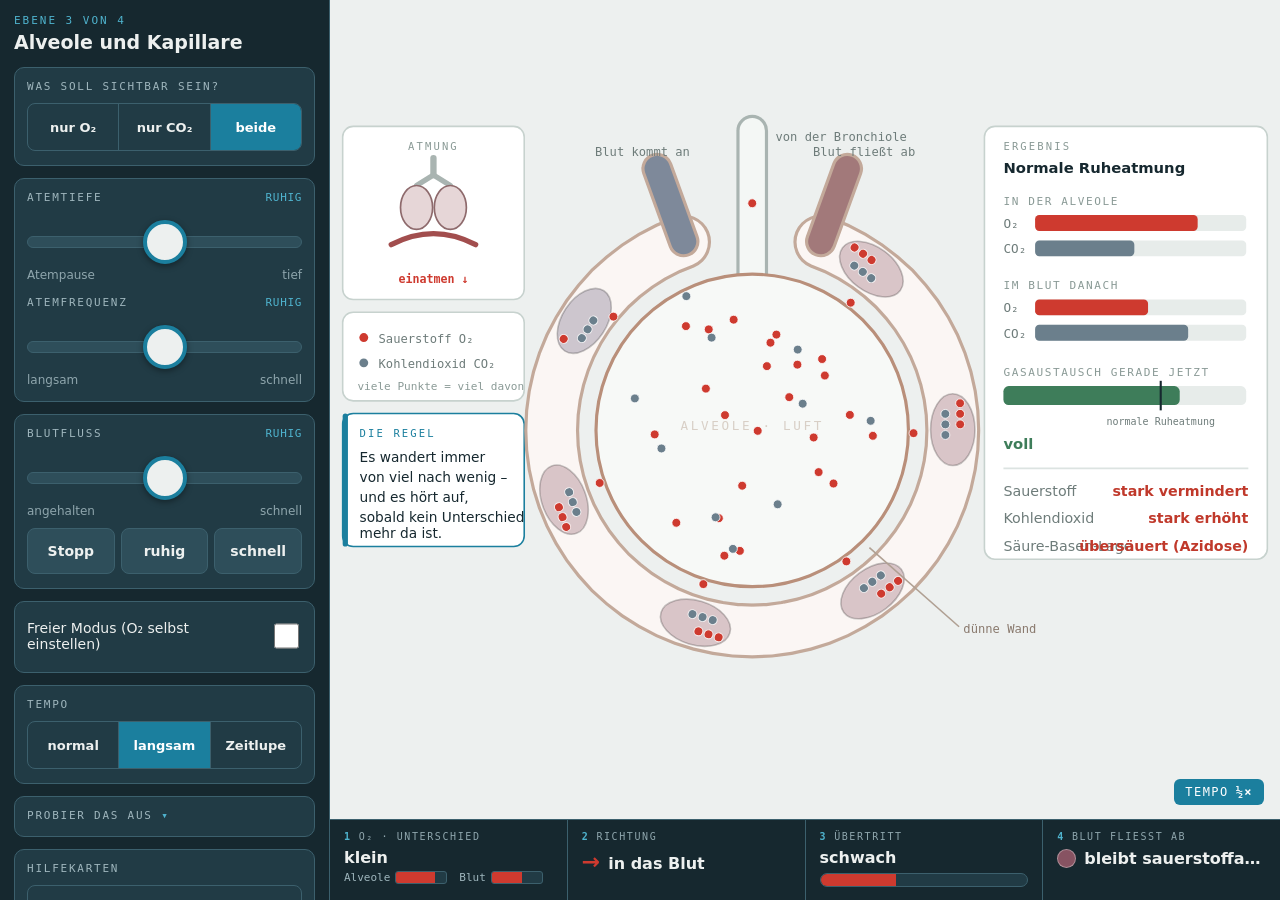
<file: tools/originale/lunge-ebene3-alveole.html>
<!DOCTYPE html>
<html lang="de">
<head>
<meta charset="utf-8">
<meta name="viewport" content="width=device-width, initial-scale=1, viewport-fit=cover">
<title>Atmung – Ebene 3: Alveole und Kapillare</title>
<style>
:root{
  --ink:#16282F; --panel:#213B45; --panel-hi:#2E4E5A; --panel-line:#3C606D;
  --paper:#EDF0EF;
  --sog:#1B7F9E; --sog-hell:#4FB3CE;
  --o2:#CE3A2F; --co2:#6B7F8C;
  --blutarm:#46709B; --blutreich:#C4372C;
  --wand:#B98F7A;
  --gut:#3E7D5A; --warn:#C08A1E; --schlecht:#C0392B;
  --sans:"Samsung Sans","Roboto",system-ui,-apple-system,"Segoe UI",sans-serif;
  --mono:"Roboto Mono",ui-monospace,"DejaVu Sans Mono",monospace;
}
*{box-sizing:border-box;-webkit-tap-highlight-color:transparent}
html,body{height:100%;margin:0;overflow:hidden}
body{font-family:var(--sans);background:var(--ink);color:var(--paper);display:flex;touch-action:manipulation}

#leiste{width:330px;flex:0 0 330px;border-right:1px solid var(--panel-line);
  display:flex;flex-direction:column;overflow-y:auto;overscroll-behavior:contain;padding:14px 14px 18px}
.kopf{margin-bottom:14px}
.kopf .stufe{font-family:var(--mono);font-size:11px;letter-spacing:.18em;text-transform:uppercase;color:var(--sog-hell);margin-bottom:4px}
.kopf h1{font-size:19px;margin:0;font-weight:650}

.karte{background:var(--panel);border:1px solid var(--panel-line);border-radius:10px;padding:12px 12px 14px;margin-bottom:12px}
.karte > .titel{font-family:var(--mono);font-size:11px;letter-spacing:.16em;text-transform:uppercase;color:#9FB6BD;display:flex;justify-content:space-between;align-items:baseline;gap:8px}
.karte > .titel b{font-weight:500;color:var(--sog-hell);letter-spacing:.06em}

input[type=range]{-webkit-appearance:none;appearance:none;width:100%;background:transparent;margin:16px 0 8px;height:44px}
input[type=range]::-webkit-slider-runnable-track{height:12px;border-radius:6px;background:var(--panel-hi);border:1px solid var(--panel-line)}
input[type=range]::-webkit-slider-thumb{-webkit-appearance:none;appearance:none;width:44px;height:44px;margin-top:-17px;border-radius:50%;background:var(--paper);border:4px solid var(--sog);box-shadow:0 2px 6px rgba(0,0,0,.4)}
input[type=range]::-moz-range-track{height:12px;border-radius:6px;background:var(--panel-hi)}
input[type=range]::-moz-range-thumb{width:40px;height:40px;border-radius:50%;background:var(--paper);border:4px solid var(--sog)}
input[type=range]:focus-visible::-webkit-slider-thumb{box-shadow:0 0 0 4px var(--sog-hell)}
.enden{display:flex;justify-content:space-between;font-size:12px;color:#8FA6AD;margin-top:-4px}
.schnell{display:flex;gap:6px;margin-top:10px}
.schnell button{flex:1}

button{font-family:var(--sans);font-size:14px;font-weight:600;color:var(--paper);background:var(--panel-hi);
  border:1px solid var(--panel-line);border-radius:8px;min-height:46px;padding:8px 10px;cursor:pointer}
button:active{background:var(--sog);border-color:var(--sog)}
button:focus-visible{outline:3px solid var(--sog-hell);outline-offset:2px}
button.an{background:var(--sog);border-color:var(--sog-hell)}
.segment{display:flex;margin-top:10px;border:1px solid var(--panel-line);border-radius:8px;overflow:hidden}
.segment button{flex:1;border:none;border-right:1px solid var(--panel-line);border-radius:0;font-size:13px;background:transparent}
.segment button:last-child{border-right:none}
.segment button.an{background:var(--sog);color:#fff}
.segment button.o2.an{background:var(--o2)}
.segment button.co2.an{background:var(--co2)}

.szliste{display:flex;flex-direction:column;gap:6px;margin-top:10px}
.szliste button{text-align:left;font-size:14px;line-height:1.25;background:transparent;border-color:var(--panel-line)}
.szliste button small{display:block;font-weight:400;font-size:12px;color:#8FA6AD;margin-top:2px}
.szliste button.an{background:var(--sog);border-color:var(--sog-hell)}
.szliste button.an small{color:#DCEAEF}
.status{display:flex;gap:6px;flex-wrap:wrap;margin-top:10px}
.status span{font-family:var(--mono);font-size:11px;padding:4px 7px;border-radius:5px;background:var(--panel-hi);border:1px solid var(--panel-line);color:#9FB6BD}
.status span.warn{background:#4A3A1A;border-color:var(--warn);color:#F0D79A}

.schalter{display:flex;align-items:center;justify-content:space-between;gap:10px;font-size:14px;padding:6px 0}
.schalter input{width:26px;height:26px;accent-color:var(--sog)}
#freiFeld{display:none} #freiFeld.auf{display:block}

.hilfeliste{display:flex;flex-direction:column;gap:6px}
.hilfeliste button{text-align:left;font-weight:500;font-size:14px;line-height:1.3;background:transparent;border-color:var(--panel-line)}
.hilfeliste button::before{content:"?";font-family:var(--mono);color:var(--sog-hell);margin-right:9px;font-weight:700}

details.entdecke summary{font-family:var(--mono);font-size:11px;letter-spacing:.16em;text-transform:uppercase;color:#9FB6BD;cursor:pointer;list-style:none}
details.entdecke summary::-webkit-details-marker{display:none}
details.entdecke summary::after{content:" ▾";color:var(--sog-hell)}
details.entdecke[open] summary::after{content:" ▴"}
details.entdecke ol{margin:10px 0 0;padding-left:20px;font-size:13.5px;line-height:1.45;color:#D3DEE0}
details.entdecke li{margin-bottom:9px}

#buehne{flex:1;display:flex;flex-direction:column;background:var(--paper);min-width:0}
#bild{flex:1;min-height:0;position:relative}
#bild svg{width:100%;height:100%;display:block}
#tempoBadge{position:absolute;right:16px;bottom:14px;display:none;align-items:center;gap:7px;
  font-family:var(--mono);font-size:12px;letter-spacing:.12em;text-transform:uppercase;
  color:#fff;background:var(--sog);border-radius:6px;padding:6px 11px}
#tempoBadge.an{display:flex}

#kette{flex:0 0 auto;display:flex;background:var(--ink);border-top:1px solid var(--panel-line)}
.glied{flex:1;padding:11px 14px 13px;border-right:1px solid var(--panel-line);min-width:0;opacity:.4;transition:opacity .25s}
.glied:last-child{border-right:none}
.glied.aktiv{opacity:1}
.glied .marke{font-family:var(--mono);font-size:10px;letter-spacing:.16em;text-transform:uppercase;color:#8FA6AD;display:flex;align-items:center;gap:7px;margin-bottom:7px}
.glied .marke i{color:var(--sog-hell);font-style:normal;font-weight:700}
.glied .wert{font-size:16px;font-weight:650;line-height:1.15;white-space:nowrap;overflow:hidden;text-overflow:ellipsis}
.balken{height:14px;background:var(--panel);border:1px solid var(--panel-line);border-radius:7px;overflow:hidden;margin-top:6px}
.balken i{display:block;height:100%;width:0;background:var(--sog)}
.pfeilGross{font-size:22px;margin-right:8px;display:inline-block}
.tupfer{display:inline-block;width:19px;height:19px;border-radius:50%;vertical-align:-4px;margin-right:8px;border:1px solid rgba(255,255,255,.35)}
.dichte{display:flex;gap:12px;margin-top:4px;font-family:var(--mono);font-size:11px;color:#9FB6BD}
.dichte span{display:flex;align-items:center;gap:5px}
.dichte u{text-decoration:none;display:inline-block;width:52px;height:13px;border-radius:3px;background:var(--panel);border:1px solid var(--panel-line);position:relative;overflow:hidden}
.dichte u i{position:absolute;inset:0;display:block;width:0;background:var(--o2)}

#modal{position:fixed;inset:0;background:rgba(10,20,25,.72);display:none;align-items:center;justify-content:center;padding:24px;z-index:50}
#modal.auf{display:flex}
#modal .box{background:var(--paper);color:var(--ink);border-radius:14px;max-width:640px;width:100%;max-height:86vh;overflow-y:auto;padding:24px 26px 20px}
#modal h2{margin:0 0 4px;font-size:22px}
#modal .unter{font-family:var(--mono);font-size:11px;letter-spacing:.16em;text-transform:uppercase;color:var(--sog);margin-bottom:14px}
#modal p,#modal ul{font-size:16.5px;line-height:1.55;margin:0 0 12px}
#modal ul{padding-left:22px} #modal li{margin-bottom:6px}
#modal .merk{background:#DCE8EB;border-left:5px solid var(--sog);padding:11px 14px;border-radius:0 8px 8px 0;font-size:16px;line-height:1.5}
#modal button{background:var(--ink);border-color:var(--ink);width:100%;margin-top:16px}

@media (max-aspect-ratio: 1/1){
  body{flex-direction:column-reverse}
  #leiste{width:100%;flex:0 0 auto;max-height:46vh;border-right:none;border-top:1px solid var(--panel-line)}
}
@media (prefers-reduced-motion: reduce){*{transition-duration:.01ms !important}}
</style>
</head>
<body>

<aside id="leiste">
  <div class="kopf">
    <div class="stufe">Ebene 3 von 4</div>
    <h1>Alveole und Kapillare</h1>
  </div>



  <div class="karte">
    <div class="titel"><span>Was soll sichtbar sein?</span></div>
    <div class="segment" id="gasWahl">
      <button data-gas="o2" class="o2">nur O₂</button>
      <button data-gas="co2" class="co2">nur CO₂</button>
      <button data-gas="beide" class="an">beide</button>
    </div>
  </div>

  <div class="karte">
    <div class="titel"><span>Atemtiefe</span><b id="lblTiefe">ruhig</b></div>
    <input type="range" id="tiefe" min="0" max="100" value="50" aria-label="Wie tief geatmet wird">
    <div class="enden"><span>Atempause</span><span>tief</span></div>
    <div class="titel" style="margin-top:14px"><span>Atemfrequenz</span><b id="lblFreq">ruhig</b></div>
    <input type="range" id="freq" min="0" max="100" value="50" aria-label="Wie schnell geatmet wird">
    <div class="enden"><span>langsam</span><span>schnell</span></div>
  </div>

  <div class="karte">
    <div class="titel"><span>Blutfluss</span><b id="lblFluss">ruhig</b></div>
    <input type="range" id="fluss" min="0" max="100" value="50" aria-label="Geschwindigkeit des Blutflusses">
    <div class="enden"><span>angehalten</span><span>schnell</span></div>
    <div class="schnell">
      <button data-set="fluss" data-wert="0">Stopp</button>
      <button data-set="fluss" data-wert="50">ruhig</button>
      <button data-set="fluss" data-wert="100">schnell</button>
    </div>
  </div>

  <div class="karte">
    <label class="schalter" for="freiAn"><span>Freier Modus (O₂ selbst einstellen)</span>
      <input type="checkbox" id="freiAn"></label>
    <div id="freiFeld">
      <div class="titel" style="margin-top:8px"><span>O₂ in der Alveole</span></div>
      <input type="range" id="freiAlv" min="0" max="100" value="85" aria-label="Sauerstoff in der Alveole">
      <div class="titel"><span>O₂ im ankommenden Blut</span></div>
      <input type="range" id="freiBlut" min="0" max="100" value="28" aria-label="Sauerstoff im ankommenden Blut">
    </div>
  </div>

  <div class="karte">
    <div class="titel"><span>Tempo</span></div>
    <div class="segment" id="tempoWahl">
      <button data-tempo="1">normal</button>
      <button data-tempo="0.5" class="an">langsam</button>
      <button data-tempo="0.25">Zeitlupe</button>
    </div>
  </div>

  <div class="karte">
    <details class="entdecke">
      <summary>Probier das aus</summary>
      <ol>
        <li><b>Zähle die roten Punkte</b> in einem Blutkörperchen, wenn es oben links ankommt – und noch einmal, wenn es oben rechts abfließt. Zähle danach die roten Punkte in der Alveole. Wo waren vorher viele, wo wenige?</li>
        <li>Schalte auf <b>nur CO₂</b> und zähle dasselbe noch einmal. In welche Richtung sind hier viele und wenige verteilt?</li>
        <li>Blutfluss auf <b>Stopp</b>. Der Übertritt läuft aus und kommt von selbst zum Stillstand. Warum hört er auf, obwohl niemand ihn abschaltet?</li>
        <li>Atemtiefe ganz nach links (Atempause) und warten. Wie verändert sich die Punktdichte – und die Farbe des abfließenden Blutes?</li>
        <li>Auf <b>nur CO₂</b> schalten und die Zuleitung oben beobachten. Wann verlässt das CO₂ die Alveole – beim Einatmen oder beim Ausatmen?</li>
        <li>Vergleiche <b>Hyperventilation</b> und <b>Hypoventilation</b> im Ergebnisfeld rechts. Welcher Wert verändert sich stärker: O₂ oder CO₂?</li>
        <li>Stelle <b>Asthmaanfall</b> ein und schau auf die kleine Lunge links. Warum bleibt sie größer als in Ruhe, obwohl der Mensch zu wenig Luft bekommt?</li>
        <li>Bei <b>COPD</b>: Vergleiche im Ergebnisfeld den O₂ in der Alveole mit dem O₂ im Blut danach. Woran liegt es, dass beide nicht gleich sind?</li>
        <li>Blutfluss auf <b>schnell</b>. An welcher Stelle der Rundreise ist ein Blutkörperchen fertig beladen?</li>
        <li>Vergleiche den Balken <b>Gasaustausch</b> zwischen normaler Ruheatmung und <b>Asthmaanfall</b>. Zähle dazu die roten Punkte in einem abfließenden Blutkörperchen und schau, wie viele Moleküle den Bronchialast passieren.</li>
        <li>Stelle <b>Respiratorische Azidose</b> ein und lies die unterste Zeile im Ergebnisfeld. Woher kommt die Übersäuerung – aus dem Sauerstoff oder aus dem Kohlendioxid?</li>
        <li>Stelle <b>Cheyne-Stokes-Atmung</b> ein und beobachte eine volle Minute. Beschreibe, was mit den Werten während der Atempause passiert und was danach.</li>
      </ol>
    </details>
  </div>

  <div class="karte">
    <div class="titel" style="margin-bottom:10px"><span>Hilfekarten</span></div>
    <div class="hilfeliste">
      <button data-karte="diffusion">Diffusion – die eine Regel</button>
      <button data-karte="wand">Die Alveole und die dünne Wand</button>
      <button data-karte="farbe">Warum das Blut die Farbe wechselt</button>
      <button data-karte="co2">Warum CO₂ andersherum wandert</button>
      <button data-karte="ventil">Hyper- und Hypoventilation</button>
      <button data-karte="obstruktiv">Asthma und COPD</button>
      <button data-karte="saeure">Azidose und Alkalose</button>
      <button data-karte="cheyne">Cheyne-Stokes-Atmung</button>
      <button data-karte="kreislauf">Warum der Kreislauf nicht anhalten darf</button>
      <button data-karte="begriffe">Fachbegriffe zum Schreiben</button>
    </div>
  </div>
  <div class="karte">
    <div class="titel"><span>Situationen und Krankheitsbilder</span></div>
    <div class="szliste" id="szListe">
      <button data-sz="normal" class="an">Normale Ruheatmung<small>alles im Gleichgewicht</small></button>
      <button data-sz="hyper">Hyperventilation<small>zu tief, zu schnell</small></button>
      <button data-sz="hypo">Hypoventilation<small>z. B. Schädigung des Atemzentrums</small></button>
      <button data-sz="asthma">Asthmaanfall<small>Atemwege verengt, Luft bleibt gefangen</small></button>
      <button data-sz="copd">COPD<small>verengt und Austauschfläche zerstört</small></button>
      <button data-sz="azidose">Respiratorische Azidose<small>CO₂ staut sich an, Blut übersäuert</small></button>
      <button data-sz="cheyne">Cheyne-Stokes-Atmung<small>An- und Abschwellen mit Atempausen</small></button>
    </div>
    <div class="status">
      <span id="stAtemwege">Atemwege frei</span>
      <span id="stFlaeche">Austauschfläche normal</span>
      <span id="stMuster">Atemmuster regelmäßig</span>
    </div>
  </div>
</aside>

<main id="buehne">
  <div id="bild">
    <svg id="svg" viewBox="0 0 900 560" xmlns="http://www.w3.org/2000/svg" role="img"
         aria-label="Rundes Lungenbläschen mit ringförmig umlaufender Kapillare">

      <!-- ---------- Linke Spalte: Mini-Lunge ---------- -->
      <g id="miniLunge">
        <rect x="12" y="12" width="172" height="164" rx="10" fill="#FFFFFF" stroke="#C7D2CE" stroke-width="1.5"/>
        <text x="98" y="34" text-anchor="middle" font-family="var(--mono)" font-size="10" letter-spacing="2" fill="#8A9A96">ATMUNG</text>
        <path d="M98 42 L98 58" stroke="#A9B4B1" stroke-width="6" stroke-linecap="round" fill="none"/>
        <path d="M98 58 L82 68" stroke="#A9B4B1" stroke-width="5" stroke-linecap="round" fill="none"/>
        <path d="M98 58 L114 68" stroke="#A9B4B1" stroke-width="5" stroke-linecap="round" fill="none"/>
        <ellipse id="miniL1" cx="82" cy="88" rx="15" ry="20" fill="#E6D6D7" stroke="#8E6A6C" stroke-width="1.6"/>
        <ellipse id="miniL2" cx="114" cy="88" rx="15" ry="20" fill="#E6D6D7" stroke="#8E6A6C" stroke-width="1.6"/>
        <path id="miniZwerch" d="" fill="none" stroke="#A24E4E" stroke-width="5" stroke-linecap="round"/>
        <text id="miniText" x="98" y="160" text-anchor="middle" font-family="var(--mono)" font-size="11" font-weight="600" fill="#6E7C7A">Atempause</text>
      </g>

      <!-- ---------- Linke Spalte: Legende ---------- -->
      <g>
        <rect x="12" y="188" width="172" height="84" rx="10" fill="#FFFFFF" stroke="#C7D2CE" stroke-width="1.5"/>
        <circle id="legO2p" cx="32" cy="212" r="4.2" fill="var(--o2)"/>
        <text id="legO2t" x="46" y="217" font-family="var(--mono)" font-size="11.5" fill="#6E7C7A">Sauerstoff O₂</text>
        <circle id="legCO2p" cx="32" cy="236" r="4.2" fill="var(--co2)"/>
        <text id="legCO2t" x="46" y="241" font-family="var(--mono)" font-size="11.5" fill="#6E7C7A">Kohlendioxid CO₂</text>
        <text x="26" y="262" font-family="var(--mono)" font-size="10.5" fill="#8A9A96">viele Punkte = viel davon</text>
      </g>

      <!-- ---------- Linke Spalte: Die Regel ---------- -->
      <g>
        <rect x="12" y="284" width="172" height="126" rx="10" fill="#FFFFFF" stroke="var(--sog)" stroke-width="1.5"/>
        <rect x="12" y="284" width="5" height="126" rx="2.5" fill="var(--sog)"/>
        <text x="28" y="306" font-family="var(--mono)" font-size="10" letter-spacing="2" fill="var(--sog)">DIE REGEL</text>
        <g font-family="var(--sans)" font-size="13" fill="#16282F">
          <text x="28" y="330">Es wandert immer</text>
          <text x="28" y="349">von viel nach wenig –</text>
          <text x="28" y="368">und es hört auf,</text>
          <text x="28" y="387">sobald kein Unterschied</text>
          <text x="28" y="402">mehr da ist.</text>
        </g>
      </g>

      <g id="befund" opacity="0">
        <rect x="12" y="424" width="172" height="104" rx="10" fill="#FFF6E8" stroke="var(--warn)" stroke-width="1.5"/>
        <rect x="12" y="424" width="5" height="104" rx="2.5" fill="var(--warn)"/>
        <text x="28" y="446" font-family="var(--mono)" font-size="10" letter-spacing="2" fill="#8A6A1E">BEFUND</text>
        <g font-family="var(--sans)" font-size="12.5" fill="#16282F">
          <text id="bef1" x="28" y="470"></text>
          <text id="bef2" x="28" y="491"></text>
          <text id="bef3" x="28" y="512"></text>
        </g>
      </g>

      <!-- ---------- Mitte: Alveole mit umlaufender Kapillare ---------- -->
      <path id="kapWand" d="" fill="none" stroke="#C3A99A" stroke-width="52" stroke-linecap="round"/>
      <path id="kapLumen" d="" fill="none" stroke="#FBF6F4" stroke-width="46" stroke-linecap="round"/>

      <path d="M335 121 L310 52" stroke="#C3A99A" stroke-width="30" stroke-linecap="round" fill="none"/>
      <path d="M335 121 L310 52" stroke="var(--blutarm)" stroke-width="24" stroke-linecap="round" fill="none" opacity=".55"/>
      <path d="M465 121 L490 52" stroke="#C3A99A" stroke-width="30" stroke-linecap="round" fill="none"/>
      <path id="abflussRohr" d="M465 121 L490 52" stroke="var(--blutreich)" stroke-width="24" stroke-linecap="round" fill="none" opacity=".55"/>
      <text x="296" y="40" text-anchor="middle" font-family="var(--mono)" font-size="11.5" fill="#6E7C7A">Blut kommt an</text>
      <text x="506" y="40" text-anchor="middle" font-family="var(--mono)" font-size="11.5" fill="#6E7C7A">Blut fließt ab</text>

      <!-- Luftweg -->
      <path id="wegWand" d="M400 16 L400 168" stroke="#A9B4B1" stroke-width="30" stroke-linecap="round" fill="none"/>
      <path id="wegLumen" d="M400 16 L400 168" stroke="#F4F7F5" stroke-width="24" stroke-linecap="round" fill="none"/>
      <g id="engeMarke" opacity="0">
        <path d="M366 95 L381 103 L366 111 Z" fill="var(--schlecht)"/>
        <path d="M434 95 L419 103 L434 111 Z" fill="var(--schlecht)"/>
      </g>
      <text x="422" y="26" font-family="var(--mono)" font-size="11.5" fill="#6E7C7A">von der Bronchiole</text>

      <!-- Alveole -->
      <circle id="alveole" cx="400" cy="300" r="148" fill="#F7F9F7" stroke="var(--wand)" stroke-width="3"/>
      <text x="400" y="300" text-anchor="middle" font-family="var(--mono)" font-size="12"
            letter-spacing="2.5" fill="#D8CFC6">ALVEOLE · LUFT</text>

      <g id="alvO2"></g>
      <g id="alvCO2"></g>
      <g id="blut"></g>
      <g id="uebertritt"></g>

      <path d="M511 411 L596 486" stroke="#B0A093" stroke-width="1.5" fill="none"/>
      <text x="600" y="492" font-family="var(--mono)" font-size="11.5" fill="#8A7A6E">dünne Wand</text>

      <!-- ---------- Rechte Spalte: Ergebnis ---------- -->
      <g id="ergebnis">
        <rect x="620" y="12" width="268" height="410" rx="10" fill="#FFFFFF" stroke="#C7D2CE" stroke-width="1.5"/>
        <text x="638" y="34" font-family="var(--mono)" font-size="10" letter-spacing="2" fill="#8A9A96">ERGEBNIS</text>
        <text id="ergSz" x="638" y="56" font-family="var(--sans)" font-size="14" font-weight="700" fill="#16282F">Normale Ruheatmung</text>

        <text x="638" y="86" font-family="var(--mono)" font-size="10.5" letter-spacing="1.5" fill="#8A9A96">IN DER ALVEOLE</text>
        <text x="638" y="108" font-family="var(--mono)" font-size="12" fill="#6E7C7A">O₂</text>
        <rect x="668" y="96" width="200" height="15" rx="4" fill="#E7ECEA"/>
        <rect id="barAO" x="668" y="96" width="0" height="15" rx="4" fill="var(--o2)"/>
        <text x="638" y="132" font-family="var(--mono)" font-size="12" fill="#6E7C7A">CO₂</text>
        <rect x="668" y="120" width="200" height="15" rx="4" fill="#E7ECEA"/>
        <rect id="barAC" x="668" y="120" width="0" height="15" rx="4" fill="var(--co2)"/>

        <text x="638" y="166" font-family="var(--mono)" font-size="10.5" letter-spacing="1.5" fill="#8A9A96">IM BLUT DANACH</text>
        <text x="638" y="188" font-family="var(--mono)" font-size="12" fill="#6E7C7A">O₂</text>
        <rect x="668" y="176" width="200" height="15" rx="4" fill="#E7ECEA"/>
        <rect id="barBO" x="668" y="176" width="0" height="15" rx="4" fill="var(--o2)"/>
        <text x="638" y="212" font-family="var(--mono)" font-size="12" fill="#6E7C7A">CO₂</text>
        <rect x="668" y="200" width="200" height="15" rx="4" fill="#E7ECEA"/>
        <rect id="barBC" x="668" y="200" width="0" height="15" rx="4" fill="var(--co2)"/>

        <text x="638" y="248" font-family="var(--mono)" font-size="10.5" letter-spacing="1.5" fill="#8A9A96">GASAUSTAUSCH GERADE JETZT</text>
        <rect x="638" y="258" width="230" height="18" rx="5" fill="#E7ECEA"/>
        <rect id="barAus" x="638" y="258" width="0" height="18" rx="5" fill="var(--gut)"/>
        <line x1="787" y1="253" x2="787" y2="281" stroke="#16282F" stroke-width="2"/>
        <text x="787" y="295" text-anchor="middle" font-family="var(--mono)" font-size="9.5" fill="#6E7C7A">normale Ruheatmung</text>
        <text id="urtAus" x="638" y="318" font-family="var(--sans)" font-size="14" font-weight="700" fill="var(--gut)">voll</text>

        <line x1="638" y1="336" x2="870" y2="336" stroke="#DCE3E1" stroke-width="1.5"/>
        <text x="638" y="362" font-family="var(--sans)" font-size="13.5" fill="#6E7C7A">Sauerstoff</text>
        <text id="urtO" x="870" y="362" text-anchor="end" font-family="var(--sans)" font-size="13.5" font-weight="700" fill="var(--gut)">in Ordnung</text>
        <text x="638" y="388" font-family="var(--sans)" font-size="13.5" fill="#6E7C7A">Kohlendioxid</text>
        <text id="urtC" x="870" y="388" text-anchor="end" font-family="var(--sans)" font-size="13.5" font-weight="700" fill="var(--gut)">in Ordnung</text>
        <text x="638" y="414" font-family="var(--sans)" font-size="13.5" fill="#6E7C7A">Säure-Basen-Lage</text>
        <text id="urtS" x="870" y="414" text-anchor="end" font-family="var(--sans)" font-size="13.5" font-weight="700" fill="var(--gut)">ausgeglichen</text>
      </g>
    </svg>

    <div id="tempoBadge"><span>Tempo</span><b id="tempoFaktor">¼×</b></div>
  </div>

  <div id="kette">
    <div class="glied" id="g1">
      <div class="marke"><i>1</i> <span id="m1">Unterschied</span></div>
      <div class="wert" id="w1">groß</div>
      <div class="dichte">
        <span>Alveole <u><i id="d1a"></i></u></span>
        <span>Blut <u><i id="d1b"></i></u></span>
      </div>
    </div>
    <div class="glied" id="g2">
      <div class="marke"><i>2</i> Richtung</div>
      <div class="wert"><span class="pfeilGross" id="p2">→</span><span id="w2">in das Blut</span></div>
    </div>
    <div class="glied" id="g3">
      <div class="marke"><i>3</i> Übertritt</div>
      <div class="wert" id="w3">stark</div>
      <div class="balken"><i id="b3"></i></div>
    </div>
    <div class="glied" id="g4">
      <div class="marke"><i>4</i> Blut fließt ab</div>
      <div class="wert"><span class="tupfer" id="t4"></span><span id="w4">sauerstoffreich</span></div>
    </div>
  </div>
</main>

<div id="modal" role="dialog" aria-modal="true">
  <div class="box">
    <h2 id="mTitel"></h2><div class="unter" id="mUnter"></div><div id="mText"></div>
    <button id="mZu">Schließen</button>
  </div>
</div>

<script>
(function(){
"use strict";
function $(id){ return document.getElementById(id); }
var NS = "http://www.w3.org/2000/svg";

/* ---------------- Zustand ---------------- */
var A = { o2:0.84, co2:0.21 };
var ANKUNFT = { o2:0.28, co2:0.55 };
var FRISCH = { o2:0.94, co2:0.02 };
var fluss = 0.5, tiefe = 0.5, frequenz = 0.5, obstruktion = 0, flaeche = 1, tempo = 0.5;
var atemP = 0, fLunge = 0, vLunge = 0;
var cheyne = false, csP = 0, T_CS = 24, tiefeEff = 0.5;
var gas = "beide", frei = false, freiAlv = 0.85, freiBlut = 0.28;
var abO2 = 0.84, abCO2 = 0.21;
var austausch = 1.41, REF_AUSTAUSCH = 1.41;   // Sauerstoffaufnahme bei normaler Ruheatmung
var ausStufe = 2;                             // Haltespanne, damit das Urteil nicht flackert
var szName = "Normale Ruheatmung";

var K_BASIS = 2.14, R2 = 10.5, W_O2 = 0.14, W_CO2 = 0.42, BAHN = 0.857;

var el = {};
["alvO2","alvCO2","uebertritt","blut","kapWand","kapLumen","abflussRohr",
 "legO2p","legO2t","legCO2p","legCO2t","tempoBadge","tempoFaktor",
 "miniL1","miniL2","miniZwerch","miniText","stAtemwege","stFlaeche",
 "ergSz","barAO","barAC","barBO","barBC","barAus","urtAus","urtO","urtC","urtS","stMuster",
 "wegWand","wegLumen","engeMarke","befund","bef1","bef2","bef3","alveole",
 "m1","w1","d1a","d1b","p2","w2","w3","b3","t4","w4","g1","g2","g3","g4",
 "lblFluss","lblTiefe","lblFreq","freiFeld"].forEach(function(k){ el[k]=$(k); });

/* ---------------- Geometrie: Kreis und Ringkapillare ---------------- */
var CX = 400, CY = 300, RA = 148, RK = 190;
var TH0 = 250, TH1 = -70;                     // Grad: Eintritt oben links, Austritt oben rechts
function winkel(t){ return (TH0 + (TH1-TH0)*t) * Math.PI/180; }
function ort(t, r){ var a = winkel(t); return { x: CX + r*Math.cos(a), y: CY + r*Math.sin(a), a:a }; }
(function bahnZeichnen(){
  var d = "", i, p;
  for (i=0; i<=64; i++){
    p = ort(i/64, RK);
    d += (i ? " L" : "M") + p.x.toFixed(1) + " " + p.y.toFixed(1);
  }
  el.kapWand.setAttribute("d", d);
  el.kapLumen.setAttribute("d", d);
})();

/* ---------------- Farben ---------------- */
var ARM=[70,112,155], REICH=[196,55,44];
var ARM_B=[176,198,219], REICH_B=[240,197,190];
function mische(a,b,o2){
  var t = Math.max(0,Math.min(1,(o2-0.15)/0.75)), c=[0,0,0], i;
  for(i=0;i<3;i++) c[i]=Math.round(a[i]+(b[i]-a[i])*t);
  return "rgb("+c[0]+","+c[1]+","+c[2]+")";
}
function blutfarbe(o2){ return mische(ARM,REICH,o2); }        // kraeftig: Anzeigen, Abflussrohr
function blutfarbeBlass(o2){ return mische(ARM_B,REICH_B,o2); } // blass: Zellkoerper

// Feste Plaetze fuer die Punkte im Blutkoerperchen und im Plasma daneben
var R_MOL = 4.2;                                                // gilt ueberall: Alveole, Flug, Zelle
var PLATZ_O2  = [[-25,-7],[-15,-7],[-5,-7],[5,-7],[15,-7],[25,-7]];  // obere Reihe in der Zelle
var PLATZ_CO2 = [[-15,7],[-5,7],[5,7],[15,7]];                       // untere Reihe in der Zelle
function anzahlO2(v){ return Math.round(Math.max(0,Math.min(1,(v-0.18)/0.76))*PLATZ_O2.length); }
function anzahlCO2(v){ return Math.round(Math.max(0,Math.min(1,v/0.60))*PLATZ_CO2.length); }

/* ---------------- Bausteine ---------------- */
var sparsam = window.matchMedia("(prefers-reduced-motion: reduce)").matches;
function kreis(eltern, r, farbe){
  var c = document.createElementNS(NS,"circle");
  c.setAttribute("r", r); c.setAttribute("fill", farbe);
  c.setAttribute("stroke","rgba(255,255,255,.85)"); c.setAttribute("stroke-width","0.9");
  eltern.appendChild(c); return c;
}
function schwarm(eltern, anzahl, farbe){
  var a = [], i, w, rr;
  for (i=0;i<anzahl;i++){
    w = Math.random()*Math.PI*2; rr = Math.sqrt(Math.random())*(RA-26);
    a.push({ el:kreis(eltern, R_MOL, farbe), x:CX+rr*Math.cos(w), y:CY+rr*Math.sin(w),
             vx:(Math.random()*2-1)*24, vy:(Math.random()*2-1)*24 });
  }
  return a;
}
var O2MAX = sparsam ? 20 : 32, CO2MAX = sparsam ? 12 : 20;
var punkteO2 = schwarm(el.alvO2, O2MAX, "var(--o2)");
var punkteCO2 = schwarm(el.alvCO2, CO2MAX, "var(--co2)");

var ERY = sparsam ? 4 : 6, ery = [];
(function(){
  for (var i=0;i<ERY;i++){
    var g = document.createElementNS(NS,"g");
    var k = document.createElementNS(NS,"ellipse");
    k.setAttribute("rx","34"); k.setAttribute("ry","21");
    k.setAttribute("stroke","rgba(0,0,0,.22)"); k.setAttribute("stroke-width","1.5");
    g.appendChild(k);
    var pC = [], pO = [], j, c;
    function punktReihe(plaetze, farbe, ziel){   // beide Gase liegen IN der Zelle
      for (var q=0;q<plaetze.length;q++){
        var pt = document.createElementNS(NS,"circle");
        pt.setAttribute("r",R_MOL); pt.setAttribute("fill",farbe);
        pt.setAttribute("stroke","rgba(255,255,255,.85)"); pt.setAttribute("stroke-width","0.9");
        pt.setAttribute("cx",plaetze[q][0]); pt.setAttribute("cy",plaetze[q][1]);
        pt.setAttribute("opacity","0"); g.appendChild(pt); ziel.push(pt);
      }
    }
    punktReihe(PLATZ_CO2, "var(--co2)", pC);
    punktReihe(PLATZ_O2, "var(--o2)", pO);
    el.blut.appendChild(g);
    ery.push({ g:g, k:k, pO:pO, pC:pC, rO:-1, rC:-1, x:i/ERY, o2:ANKUNFT.o2, co2:ANKUNFT.co2,
               sO2:anzahlO2(ANKUNFT.o2), sCO2:anzahlCO2(ANKUNFT.co2),
               zuO2:0, abfO2:0, zuCO2:0, abfCO2:0 });
  }
})();

/* --- Molekuelbuchhaltung: nichts entsteht, nichts verschwindet --- */
var FLUG = [], FLUGDAUER = 0.34;
(function(){
  var n = sparsam ? 16 : 30, i, c;
  for (i=0;i<n;i++){
    c = kreis(el.uebertritt, R_MOL, "var(--o2)");
    c.setAttribute("opacity","0");
    FLUG.push({ el:c, aktiv:false });
  }
})();
function alvZielO2(){ return Math.round(Math.max(0,Math.min(1,(A.o2-0.25)/0.70))*O2MAX); }
function alvZielCO2(){ return Math.round(Math.max(0,Math.min(1,A.co2/0.60))*CO2MAX); }

function zufallImBlaeschen(){
  var w = Math.random()*Math.PI*2, r = Math.sqrt(Math.random())*(RA-40);
  return { x:CX + r*Math.cos(w), y:CY + r*Math.sin(w) };
}
function platzAmKoerperchen(e, art, slot){
  var p = ort(e.x, RK), th = p.a + Math.PI/2;
  var v = (art === "o2" ? PLATZ_O2 : PLATZ_CO2)[Math.max(0,Math.min(slot,(art==="o2"?PLATZ_O2:PLATZ_CO2).length-1))];
  return { x: p.x + v[0]*Math.cos(th) - v[1]*Math.sin(th),
           y: p.y + v[0]*Math.sin(th) + v[1]*Math.cos(th) };
}
function freierFlug(){ for (var i=0;i<FLUG.length;i++) if (!FLUG[i].aktiv) return FLUG[i]; return null; }
var MUND = { x:CX, y:150 };      // Uebergang Alveole -> Bronchialast
var AUSSEN = { x:CX, y:6 };      // oberes Ende des Bronchialastes

function punktAufBahn(bahn, t){
  var i, L = [], ges = 0, dx, dy, d;
  for (i=0;i<bahn.length-1;i++){
    dx = bahn[i+1].x-bahn[i].x; dy = bahn[i+1].y-bahn[i].y;
    d = Math.sqrt(dx*dx+dy*dy); L.push(d); ges += d;
  }
  var rest = t*ges, q;
  for (i=0;i<L.length;i++){
    if (rest <= L[i] || i === L.length-1){
      q = L[i] > 0 ? Math.max(0, Math.min(1, rest/L[i])) : 0;
      return { x: bahn[i].x + (bahn[i+1].x-bahn[i].x)*q,
               y: bahn[i].y + (bahn[i+1].y-bahn[i].y)*q };
    }
    rest -= L[i];
  }
  return bahn[bahn.length-1];
}

function starteFlug(art, richtung, e, slot, von, nach){
  var f = freierFlug(); if (!f) return null;
  f.aktiv = true; f.art = art; f.richtung = richtung; f.zelle = e || null; f.slot = slot;
  f.von = von; f.nach = nach || null; f.t = 0; f.bahn = null; f.dauer = FLUGDAUER;
  f.el.setAttribute("fill", art === "o2" ? "var(--o2)" : "var(--co2)");
  return f;
}
function flugZiel(f){
  if (f.richtung === "zuZelle") return platzAmKoerperchen(f.zelle, f.art, f.slot);
  if (f.richtung === "zuAlveole") return f.nach;
  if (f.richtung === "einatmen") return f.nach;
  return { x:CX, y:8 };                       // ausatmen: hinaus durch den Atemweg
}
function fluegeSchritt(dt){
  for (var i=0;i<FLUG.length;i++){
    var f = FLUG[i]; if (!f.aktiv) continue;
    f.t += dt/f.dauer;
    var z = flugZiel(f);
    if (f.t >= 1){
      f.aktiv = false; f.el.setAttribute("opacity","0");
      if (f.richtung === "zuZelle"){
        if (f.art === "o2"){ f.zelle.sO2++; f.zelle.zuO2--; } else { f.zelle.sCO2++; f.zelle.zuCO2--; }
      } else if (f.richtung === "zuAlveole"){
        if (f.art === "o2") f.zelle.abfO2--; else f.zelle.abfCO2--;
      }
    } else {
      var pos = f.bahn ? punktAufBahn(f.bahn, f.t)
                       : { x: f.von.x + (z.x-f.von.x)*f.t, y: f.von.y + (z.y-f.von.y)*f.t };
      f.el.setAttribute("cx", pos.x.toFixed(1));
      f.el.setAttribute("cy", pos.y.toFixed(1));
      f.el.setAttribute("opacity","1");
    }
  }
}
function neueZelle(e){
  for (var i=0;i<FLUG.length;i++){
    var f = FLUG[i];
    if (f.aktiv && f.zelle === e){ f.aktiv = false; f.el.setAttribute("opacity","0"); }
  }
  e.zuO2 = e.abfO2 = e.zuCO2 = e.abfCO2 = 0;
  e.sO2 = anzahlO2(e.o2); e.sCO2 = anzahlCO2(e.co2);
}

/* Jede sichtbare Aenderung laeuft als Flug: erst abbuchen, bei Ankunft gutschreiben */
function ereignisse(dt){
  var i, e, ziel;
  atemwegVerkehr(dt);
  for (i=0;i<ery.length;i++){
    e = ery[i];
    // Sauerstoff
    ziel = anzahlO2(e.o2);
    if (ziel > e.sO2 + e.zuO2 && alvZielO2() > 0){
      if (starteFlug("o2","zuZelle", e, e.sO2 + e.zuO2, ort(e.x, RA))){ e.zuO2++; bremse(); }
    } else if (ziel < e.sO2 - e.abfO2){
      if (starteFlug("o2","zuAlveole", e, 0,
                     platzAmKoerperchen(e,"o2", e.sO2 - e.abfO2 - 1), ort(e.x, RA-30))){
        e.sO2--; e.abfO2++;
      }
    }
    // Kohlendioxid
    ziel = anzahlCO2(e.co2);
    if (ziel < e.sCO2 - e.abfCO2){
      if (starteFlug("co2","zuAlveole", e, 0,
                     platzAmKoerperchen(e,"co2", e.sCO2 - e.abfCO2 - 1), ort(e.x, RA-30))){
        e.sCO2--; e.abfCO2++;
      }
    } else if (ziel > e.sCO2 + e.zuCO2 && alvZielCO2() > 0){
      if (starteFlug("co2","zuZelle", e, e.sCO2 + e.zuCO2, ort(e.x, RA))){ e.zuCO2++; bremse(); }
    }
  }
}
/* Luftverkehr im Atemweg: beim Einatmen kommt O2 herein,
   beim Ausatmen geht ueberwiegend CO2 hinaus - etwas O2 aber auch. */
function bremse(){                       // zuletzt gestarteter Flug: langsamer bei geschaedigter Wand
  for (var i=FLUG.length-1;i>=0;i--) if (FLUG[i].aktiv && FLUG[i].t === 0){
    FLUG[i].dauer = FLUGDAUER * Math.min(2.5, 1/Math.max(0.3, flaeche)); return;
  }
}
function atemwegVerkehr(dt){
  if (Math.abs(vLunge) < 0.012) return;
  if (Math.random() > Math.abs(vLunge)*14*(1 - 0.85*obstruktion)*dt) return;
  var f, innen = zufallImBlaeschen();
  if (vLunge > 0){
    f = starteFlug("o2", "einatmen", null, 0, AUSSEN, innen);
    if (f){ f.bahn = [AUSSEN, MUND, innen]; f.dauer = 0.9; }   // Ast hinunter, dann ins Blaeschen
  } else {
    f = starteFlug(Math.random() < 0.25 ? "o2" : "co2", "ausatmen", null, 0, innen);
    if (f){ f.bahn = [innen, MUND, AUSSEN]; f.dauer = 0.9; }   // zur Öffnung, dann den Ast hinauf
  }
}

/* ---------------- Atemzyklus ---------------- */
function atemSchritt(dt){
  tiefeEff = tiefe;
  if (cheyne){                                  // An- und Abschwellen mit Atempause
    csP = (csP + dt/T_CS) % 1;
    tiefeEff = tiefe * (csP < 0.62 ? 0.5*(1 - Math.cos(2*Math.PI*csP/0.62)) : 0);
  }
  var T = 8.0 - 6.0*frequenz;   // Regler 0,5 = 12 Atemzuege/min
  atemP = (atemP + dt/T) % 1;
  var trap = 0.35*obstruktion;
  var f = (atemP < 0.42)
    ? trap + tiefeEff*(1 - Math.cos(Math.PI*(atemP/0.42)))/2
    : trap + tiefeEff*Math.pow(1 - (atemP-0.42)/0.58, 2.2*(1 - 0.6*obstruktion));
  vLunge = dt > 0 ? (f - fLunge)/dt : 0;
  fLunge = f;
}

/* ---------------- Rechenschritt ---------------- */
function schritt(dt){
  var i, e, dO2 = 0, dCO2 = 0, K = K_BASIS*flaeche;
  atemSchritt(dt);
  if (frei) A.o2 = freiAlv;

  for (i=0;i<ery.length;i++){
    e = ery[i];
    e.x += fluss*BAHN*dt;
    if (e.x >= 1){
      abO2 = e.o2; abCO2 = e.co2; e.x -= 1;
      e.o2 = frei ? freiBlut : ANKUNFT.o2; e.co2 = ANKUNFT.co2;
      neueZelle(e);
    }
    var n1 = K*(A.o2 - e.o2)*dt, n2 = K*(A.co2 - e.co2)*dt;
    e.o2 += n1; e.co2 += n2; dO2 += n1; dCO2 += n2;
  }

  if (!frei){
    var ern = Math.abs(vLunge)*R2*(1 - 0.85*obstruktion);
    A.o2  += ern*(FRISCH.o2 - A.o2)*dt  - dO2*W_O2;
    A.co2 += ern*(FRISCH.co2 - A.co2)*dt - dCO2*W_CO2;
    A.o2 = Math.max(0.02, Math.min(1, A.o2));
    A.co2 = Math.max(0, Math.min(1, A.co2));
  }

  if (dt > 0) austausch += ((dO2/dt) - austausch)*Math.min(1, dt*0.14);
  var mo=0, mc=0;
  for (i=0;i<ery.length;i++){ mo += ery[i].o2; mc += ery[i].co2; }
  mo /= ery.length; mc /= ery.length;
  return { mo2:mo, mco2:mc, uo2:A.o2-mo, uco2:A.co2-mc };
}

/* ---------------- Darstellung ---------------- */
var zeigO2 = true, zeigCO2 = true;
function drift(liste, dt, sicht){
  for (var i=0;i<liste.length;i++){
    var p = liste[i];
    p.x += p.vx*dt; p.y += p.vy*dt;
    var dx = p.x-CX, dy = p.y-CY;
    if (dx*dx + dy*dy > (RA-24)*(RA-24)){ p.vx = -p.vx; p.vy = -p.vy; p.x += p.vx*dt*2; p.y += p.vy*dt*2; }
    p.el.setAttribute("cx", p.x.toFixed(1));
    p.el.setAttribute("cy", p.y.toFixed(1));
    p.el.setAttribute("opacity", i < sicht ? "1" : "0");
  }
}

function zeichne(m, dt){
  var i;
  ereignisse(dt);
  fluegeSchritt(dt);
  drift(punkteO2, dt, zeigO2 ? alvZielO2() : 0);
  drift(punkteCO2, dt, zeigCO2 ? alvZielCO2() : 0);

  for (i=0;i<ery.length;i++){
    var e = ery[i], p = ort(e.x, RK), j;
    e.g.setAttribute("transform","translate("+p.x.toFixed(1)+","+p.y.toFixed(1)+") rotate("+(p.a*180/Math.PI+90).toFixed(1)+")");
    e.k.setAttribute("fill", blutfarbeBlass(e.o2));
    var nO = zeigO2 ? e.sO2 : 0;
    if (nO !== e.rO){
      for (j=0;j<e.pO.length;j++) e.pO[j].setAttribute("opacity", j < nO ? "1" : "0");
      e.rO = nO;
    }
    var nC = zeigCO2 ? e.sCO2 : 0;
    if (nC !== e.rC){
      for (j=0;j<e.pC.length;j++) e.pC[j].setAttribute("opacity", j < nC ? "1" : "0");
      e.rC = nC;
    }
  }

  var stroemt = Math.abs(vLunge) > 0.035, ein = vLunge > 0;

  var fL = fLunge;
  el.miniL1.setAttribute("cy", (88 + 7*fL).toFixed(1));
  el.miniL2.setAttribute("cy", (88 + 7*fL).toFixed(1));
  el.miniL1.setAttribute("ry", (20 + 7*fL).toFixed(1));
  el.miniL2.setAttribute("ry", (20 + 7*fL).toFixed(1));
  el.miniL1.setAttribute("rx", (15 + 1.5*fL).toFixed(1));
  el.miniL2.setAttribute("rx", (15 + 1.5*fL).toFixed(1));
  var apex = 112 + 14*fL;
  el.miniZwerch.setAttribute("d","M58 124 Q98 "+(2*apex-124).toFixed(1)+" 138 124");
  el.miniText.textContent = !stroemt ? (tiefeEff < 0.03 ? "Atempause" : "…") : (ein ? "einatmen ↓" : "ausatmen ↑");
  el.miniText.setAttribute("fill", !stroemt ? "#6E7C7A" : (ein ? "var(--o2)" : "var(--co2)"));

  el.abflussRohr.setAttribute("stroke", blutfarbe(abO2));
  zeichneErgebnis();
  zeichneKette(m);
}

function zeichneErgebnis(){
  el.barAO.setAttribute("width", (Math.max(0,Math.min(1,A.o2))*200).toFixed(0));
  el.barAC.setAttribute("width", (Math.max(0,Math.min(1,A.co2/0.6))*200).toFixed(0));
  el.barBO.setAttribute("width", (Math.max(0,Math.min(1,abO2))*200).toFixed(0));
  el.barBC.setAttribute("width", (Math.max(0,Math.min(1,abCO2/0.6))*200).toFixed(0));

  var to, fo;
  if (abO2 > 0.78){ to = "in Ordnung"; fo = "var(--gut)"; }
  else if (abO2 > 0.60){ to = "vermindert"; fo = "var(--warn)"; }
  else { to = "stark vermindert"; fo = "var(--schlecht)"; }
  el.urtO.textContent = to; el.urtO.setAttribute("fill", fo);

  var tc, fc;
  if (abCO2 < 0.16){ tc = "zu niedrig"; fc = "var(--warn)"; }
  else if (abCO2 < 0.27){ tc = "in Ordnung"; fc = "var(--gut)"; }
  else if (abCO2 < 0.42){ tc = "erhöht"; fc = "var(--warn)"; }
  else { tc = "stark erhöht"; fc = "var(--schlecht)"; }
  el.urtC.textContent = tc; el.urtC.setAttribute("fill", fc);

  var anteil = Math.max(0, austausch/REF_AUSTAUSCH);
  el.barAus.setAttribute("width", (Math.min(1, anteil*0.65)*230).toFixed(0));
  if (anteil > (ausStufe >= 2 ? 0.88 : 0.94)) ausStufe = 2;
  else if (anteil > (ausStufe >= 1 ? 0.64 : 0.72)) ausStufe = 1;
  else ausStufe = 0;
  var ta = ["stark vermindert","vermindert","voll"][ausStufe];
  var fa = ["var(--schlecht)","var(--warn)","var(--gut)"][ausStufe];
  el.barAus.setAttribute("fill", fa);
  el.urtAus.textContent = ta; el.urtAus.setAttribute("fill", fa);

  var ts, fs;
  if (abCO2 < 0.16){ ts = "alkalisch"; fs = "var(--warn)"; }
  else if (abCO2 < 0.27){ ts = "ausgeglichen"; fs = "var(--gut)"; }
  else if (abCO2 < 0.42){ ts = "leicht übersäuert"; fs = "var(--warn)"; }
  else { ts = "übersäuert (Azidose)"; fs = "var(--schlecht)"; }
  el.urtS.textContent = ts; el.urtS.setAttribute("fill", fs);
}

function zeichneKette(m){
  var istCO2 = (gas === "co2");
  var u = istCO2 ? m.uco2 : m.uo2;
  var alvW = istCO2 ? Math.min(1,A.co2/0.6) : A.o2;
  var blutW = istCO2 ? Math.min(1,m.mco2/0.6) : m.mo2;
  var farbe = istCO2 ? "var(--co2)" : "var(--o2)";
  var betrag = Math.abs(u), spuerbar = betrag > 0.02;

  el.m1.textContent = (istCO2 ? "CO₂ · " : "O₂ · ") + "Unterschied";
  el.g1.classList.toggle("aktiv", spuerbar);
  el.w1.textContent = betrag < 0.02 ? "kein Unterschied mehr" : betrag < 0.18 ? "klein" : "groß";
  el.d1a.style.width = Math.round(alvW*100)+"%"; el.d1a.style.background = farbe;
  el.d1b.style.width = Math.round(blutW*100)+"%"; el.d1b.style.background = farbe;

  el.g2.classList.toggle("aktiv", spuerbar);
  el.p2.textContent = !spuerbar ? "–" : (u > 0 ? "→" : "←");
  el.p2.style.color = spuerbar ? farbe : "#7C949B";
  el.w2.textContent = !spuerbar ? "keine Richtung" : (u > 0 ? "in das Blut" : "in die Alveole");

  el.g3.classList.toggle("aktiv", spuerbar);
  el.w3.textContent = betrag < 0.02 ? "keiner" : betrag < 0.18 ? "schwach" : "stark";
  el.b3.style.width = Math.min(100, betrag*220)+"%";
  el.b3.style.background = farbe;

  el.g4.classList.add("aktiv");
  el.t4.style.background = blutfarbe(abO2);
  el.w4.textContent = abO2 > 0.78 ? "sauerstoffreich" : abO2 > 0.6 ? "nur teilweise beladen" : "bleibt sauerstoffarm";
}

/* --- Krankheitszeichen im Bild sichtbar machen --- */
function zeichneBefund(){
  // Bronchialast: Lumen verengt sich, die Wand schwillt an und färbt sich
  el.wegLumen.setAttribute("stroke-width", (24 - 13*obstruktion).toFixed(1));
  var rot = Math.round(169 + (181-169)*obstruktion),
      gr  = Math.round(180 + (118-180)*obstruktion),
      bl  = Math.round(177 + (106-177)*obstruktion);
  el.wegWand.setAttribute("stroke", "rgb("+rot+","+gr+","+bl+")");
  el.engeMarke.setAttribute("opacity", obstruktion >= 0.05 ? "1" : "0");

  // Alveolenwand: zerstörte Wandabschnitte als Lücken
  if (flaeche < 0.9){
    el.alveole.setAttribute("stroke-dasharray", "34 18");
    el.alveole.setAttribute("stroke-width", "4.5");
    el.alveole.setAttribute("stroke", "#C9A48E");
  } else {
    el.alveole.removeAttribute("stroke-dasharray");
    el.alveole.setAttribute("stroke-width", "3");
    el.alveole.setAttribute("stroke", "var(--wand)");
  }

  var zeilen = [];
  if (obstruktion >= 0.05) zeilen.push(obstruktion >= 0.5 ? "Atemwege stark verengt" : "Atemwege verengt");
  if (obstruktion >= 0.30) zeilen.push("Lunge überbläht");
  if (flaeche <= 0.9)      zeilen.push("Austauschfläche zerstört");
  if (cheyne)              zeilen.push("Atmung schwillt an und ab");
  el.befund.setAttribute("opacity", zeilen.length ? "1" : "0");
  el.bef1.textContent = zeilen[0] || "";
  el.bef2.textContent = zeilen[1] || "";
  el.bef3.textContent = zeilen[2] || "";
}

/* ---------------- Schleife ---------------- */
var tAlt = 0;
function tick(t){
  var dtEcht = tAlt ? Math.min(0.05,(t-tAlt)/1000) : 0.016;
  tAlt = t;
  var dt = dtEcht*tempo;
  zeichne(schritt(dt), dt);
  requestAnimationFrame(tick);
}

/* ---------------- Bedienung ---------------- */
function stufeFluss(v){ return v<0.03?"angehalten":v<0.4?"langsam":v<0.75?"ruhig":"schnell"; }
function stufeTiefe(v){ return v<0.03?"Atempause":v<0.4?"flach":v<0.75?"ruhig":"tief"; }
function stufeFreq(v){ return v<0.3?"langsam":v<0.75?"ruhig":"schnell"; }
function beschrifte(){
  el.lblFluss.textContent = stufeFluss(fluss);
  el.lblTiefe.textContent = stufeTiefe(tiefe);
  el.lblFreq.textContent = stufeFreq(frequenz);
  el.stAtemwege.textContent = obstruktion < 0.05 ? "Atemwege frei" : (obstruktion < 0.5 ? "Atemwege verengt" : "Atemwege stark verengt");
  el.stAtemwege.classList.toggle("warn", obstruktion >= 0.05);
  el.stFlaeche.textContent = flaeche > 0.9 ? "Austauschfläche normal" : "Austauschfläche vermindert";
  el.stFlaeche.classList.toggle("warn", flaeche <= 0.9);
  el.stMuster.textContent = cheyne ? "Cheyne-Stokes-Atmung" : "Atemmuster regelmäßig";
  el.stMuster.classList.toggle("warn", cheyne);
  zeichneBefund();
  el.ergSz.textContent = szName;
}
function eigeneEinstellung(){
  document.querySelectorAll("[data-sz]").forEach(function(x){ x.classList.remove("an"); });
  szName = "Eigene Einstellung";
  beschrifte();
}

$("fluss").addEventListener("input", function(){ fluss = +this.value/100; eigeneEinstellung(); });
$("tiefe").addEventListener("input", function(){ tiefe = +this.value/100; eigeneEinstellung(); });
$("freq").addEventListener("input", function(){ frequenz = +this.value/100; eigeneEinstellung(); });
$("freiAlv").addEventListener("input", function(){ freiAlv = +this.value/100; });
$("freiBlut").addEventListener("input", function(){ freiBlut = +this.value/100; });

document.querySelectorAll("[data-set]").forEach(function(b){
  b.addEventListener("click", function(){
    fluss = +b.dataset.wert/100; $("fluss").value = b.dataset.wert; eigeneEinstellung();
  });
});

var SZENARIEN = {
  normal: { n:"Normale Ruheatmung", t:0.50, f:0.50, o:0.00, a:1.00 },
  hyper:  { n:"Hyperventilation",   t:0.85, f:0.95, o:0.00, a:1.00 },
  hypo:   { n:"Hypoventilation",    t:0.16, f:0.20, o:0.00, a:1.00 },
  asthma: { n:"Asthmaanfall",       t:0.40, f:0.75, o:0.85, a:1.00 },
  copd:   { n:"COPD",               t:0.38, f:0.55, o:0.60, a:0.35 },
  azidose:{ n:"Respiratorische Azidose", t:0.12, f:0.15, o:0.25, a:1.00 },
  cheyne: { n:"Cheyne-Stokes-Atmung",    t:0.75, f:0.50, o:0.00, a:1.00, cs:true }
};
function segment(attr, aktion){
  document.querySelectorAll("["+attr+"]").forEach(function(b){
    b.addEventListener("click", function(){
      document.querySelectorAll("["+attr+"]").forEach(function(x){ x.classList.remove("an"); });
      b.classList.add("an");
      aktion(b.dataset[attr.replace("data-","")]);
    });
  });
}
segment("data-sz", function(w){
  var s = SZENARIEN[w];
  szName = s.n; tiefe = s.t; frequenz = s.f; obstruktion = s.o; flaeche = s.a;
  cheyne = !!s.cs; csP = 0;
  $("tiefe").value = Math.round(s.t*100); $("freq").value = Math.round(s.f*100);
  beschrifte();
});
segment("data-gas", function(w){
  gas = w; zeigO2 = (w!=="co2"); zeigCO2 = (w!=="o2");
  for (var q=0;q<ery.length;q++){ ery[q].rO = -1; ery[q].rC = -1; }
  [el.legO2p, el.legO2t].forEach(function(x){ x.setAttribute("opacity", zeigO2?"1":"0.18"); });
  [el.legCO2p, el.legCO2t].forEach(function(x){ x.setAttribute("opacity", zeigCO2?"1":"0.18"); });
});
segment("data-tempo", function(w){
  tempo = parseFloat(w);
  el.tempoBadge.classList.toggle("an", tempo < 1);
  el.tempoFaktor.textContent = tempo === 0.5 ? "½×" : "¼×";
});

$("freiAn").addEventListener("change", function(){
  frei = this.checked;
  el.freiFeld.classList.toggle("auf", frei);
  if (frei){
    document.querySelectorAll("[data-gas]").forEach(function(x){ x.classList.remove("an"); });
    document.querySelector('[data-gas="o2"]').classList.add("an");
    gas = "o2"; zeigO2 = true; zeigCO2 = false;
    el.legCO2p.setAttribute("opacity","0.18"); el.legCO2t.setAttribute("opacity","0.18");
  }
});

/* ---------------- Hilfekarten ---------------- */
var karten = {
  diffusion: { t:"Diffusion – die eine Regel", u:"Von viel nach wenig",
    h:"<p><b>Diffusion</b> heißt: Teilchen verteilen sich von selbst dorthin, wo weniger von ihnen sind. Es gibt keine Pumpe, niemand transportiert sie.</p>"+
      "<ul><li>Je größer der Unterschied, desto mehr wandert.</li><li>Wird der Unterschied kleiner, wandert weniger.</li><li>Ist kein Unterschied mehr da, hört es auf – ganz von allein.</li></ul>"+
      "<div class='merk'>Verwechsle das nicht mit <b>Osmose</b>. Bei der Osmose wandert <b>Wasser</b> durch eine Membran. Beim Gasaustausch wandern <b>Gase</b> – das ist Diffusion.</div>" },
  wand: { t:"Die Alveole und die dünne Wand", u:"Warum das überhaupt funktioniert",
    h:"<p>Eine Alveole ist ein winziges, rundes Luftbläschen am Ende der Atemwege. Um sie herum liegt ein Netz feinster Blutgefäße, der <b>Kapillaren</b> – im Modell siehst du eine davon rundherum verlaufen.</p>"+
      "<p>Zwischen Luft und Blut liegt nur eine hauchdünne Wand. Sie ist so dünn, dass Gase mühelos hindurchwandern.</p>"+
      "<ul><li>Beide Lungen zusammen haben rund 300 Millionen Alveolen.</li><li>Ausgebreitet ergäbe das etwa die Fläche eines halben Tennisplatzes.</li></ul>"+
      "<div class='merk'>Wird diese Wand dicker oder legt sich Flüssigkeit dazwischen, wird der Weg länger und der Austausch schlechter. Deshalb geraten Menschen mit Wasser in der Lunge in Atemnot.</div>" },
  farbe: { t:"Warum das Blut die Farbe wechselt", u:"Hämoglobin",
    h:"<p>Der Sauerstoff schwimmt nicht einfach im Blut herum. Er wird an den <b>roten Blutfarbstoff Hämoglobin</b> in den roten Blutkörperchen gebunden.</p>"+
      "<p>Beladenes Hämoglobin ist hellrot, unbeladenes dunkel und bläulich. Deshalb wechseln die Blutkörperchen auf ihrer Rundreise um die Alveole von blau nach rot.</p><p>Im Modell trägt jedes Blutkörperchen beide Gase sichtbar in sich: oben die roten Sauerstoffpunkte, unten die graublauen Kohlendioxidpunkte. So kannst du beide direkt miteinander vergleichen.</p><div class='merk'>Vereinfachung: In Wirklichkeit wird der <b>Sauerstoff an Hämoglobin gebunden</b>, das <b>Kohlendioxid</b> dagegen zum größten Teil im Plasma transportiert. Für den Vergleich sind hier beide in der Zelle dargestellt.</div>"+
      "<div class='merk'>Bei einer Blutarmut ist zu wenig Hämoglobin da. Die Lunge arbeitet dann einwandfrei – und der Mensch ist trotzdem unterversorgt.</div>" },
  co2: { t:"Warum CO₂ andersherum wandert", u:"Zwei Wege, eine Regel",
    h:"<p>Es gilt genau dieselbe Regel – nur sind die Verhältnisse umgekehrt.</p>"+
      "<ul><li><b>Sauerstoff:</b> viel in der Alveole, wenig im ankommenden Blut → er wandert ins Blut.</li>"+
      "<li><b>Kohlendioxid:</b> viel im ankommenden Blut, wenig in der Alveole → es wandert in die Alveole und wird beim nächsten Ausatmen hinausbefördert.</li></ul>"+
      "<div class='merk'>Der Gasaustausch ist <b>kein Tausch</b>. Beide Gase wandern völlig unabhängig voneinander – jedes einfach dorthin, wo weniger davon ist.</div>" },
  ventil: { t:"Hyper- und Hypoventilation", u:"Zu viel und zu wenig Atmung",
    h:"<p>Beides verändert vor allem das <b>Kohlendioxid</b>. Der Sauerstoff folgt langsamer, weil er schon bei normaler Atmung fast vollständig aufgenommen wird.</p>"+
      "<ul><li><b>Hyperventilation:</b> zu tief und zu schnell. Es wird mehr CO₂ abgeatmet, als anfällt – der CO₂-Wert fällt unter die Norm. Typisch sind Kribbeln in Händen und um den Mund sowie Muskelkrämpfe.</li>"+
      "<li><b>Hypoventilation:</b> zu flach und zu langsam, etwa bei einer Schädigung des Atemzentrums, nach Opiatgabe oder bei Bewusstlosigkeit. CO₂ staut sich an, der Mensch wird müde und zunehmend benommen.</li></ul>"+
      "<div class='merk'>Merke dir die Richtung: <b>Wie viel jemand atmet, entscheidet in erster Linie über das CO₂.</b> Deshalb ist die Atemfrequenz ein so wichtiges Beobachtungskriterium.</div>" },
  obstruktiv: { t:"Asthma und COPD", u:"Wenn die Luft nicht mehr hinaus kommt",
    h:"<p>Bei beiden sind die Atemwege verengt. Das Problem ist vor allem das <b>Ausatmen</b>: Die Luft kommt hinein, aber nicht vollständig wieder heraus.</p>"+
      "<ul><li>Es bleibt Luft in der Lunge gefangen – sie wird <b>überbläht</b>. Im Modell siehst du das an der kleinen Lunge links: Sie bleibt größer als in Ruhe.</li>"+
      "<li>Weil weniger frische Luft nachkommt, staut sich CO₂ und der Sauerstoff fällt ab.</li>"+
      "<li>Bei der <b>COPD</b> kommt hinzu, dass Alveolen zerstört sind. Die Austauschfläche schrumpft, und der Sauerstoff schafft es selbst dann schlechter ins Blut, wenn in der Alveole genug davon ist.</li></ul>"+
      "<div class='merk'>Achte im Ergebnisfeld auf den Unterschied: Bei COPD ist der O₂ in der Alveole deutlich höher als im Blut danach. Genau das ist eine Diffusionsstörung.</div>" },
  saeure: { t:"Azidose und Alkalose", u:"Warum das CO₂ über den Säuregrad entscheidet",
    h:"<p>Kohlendioxid ist im Blut nicht neutral: Zusammen mit Wasser bildet es <b>Kohlensäure</b>. Je mehr CO₂ sich anstaut, desto saurer wird das Blut.</p>"+
      "<ul><li>Wird zu wenig geatmet, staut sich CO₂ an – das Blut übersäuert. Das ist die <b>respiratorische Azidose</b>.</li>"+
      "<li>Wird zu viel geatmet, wird zu viel CO₂ abgeatmet – das Blut wird zu basisch. Das ist die <b>respiratorische Alkalose</b>, typisch bei Hyperventilation.</li></ul>"+
      "<p>Im Modell siehst du das in der untersten Zeile des Ergebnisfeldes. Stelle nacheinander Hyperventilation und Azidose ein und beobachte, wie sie umspringt.</p>"+
      "<div class='merk'>Deshalb ist die Atmung nicht nur für den Sauerstoff zuständig. Sie ist zugleich die schnellste Stellschraube des Körpers für den Säuregrad des Blutes.</div>" },
  cheyne: { t:"Cheyne-Stokes-Atmung", u:"Atmung, die an- und abschwillt",
    h:"<p>Bei der Cheyne-Stokes-Atmung wechseln sich immer wieder dieselben Phasen ab: Die Atmung wird <b>tiefer und tiefer</b>, dann wieder <b>flacher und flacher</b>, und schließlich folgt eine <b>Atempause</b>. Danach beginnt alles von vorn.</p>"+
      "<p>Beobachte im Modell, was währenddessen passiert: In der Atempause fällt der Sauerstoff ab und das CO₂ staut sich an. In der tiefen Phase wird beides wieder ausgeglichen – oft sogar überschießend.</p>"+
      "<p>Sie tritt vor allem bei <b>Herzschwäche</b>, bei Schädigungen des Gehirns und in der Sterbephase auf. Die Steuerung im Atemzentrum reagiert dabei verzögert und schießt über das Ziel hinaus.</p>"+
      "<div class='merk'>Für die Pflege wichtig: Dieses Muster ist ein <b>Beobachtungsbefund</b>, den man dokumentiert und weitergibt. Zähle nicht nur die Atemzüge pro Minute, sondern achte auf das Muster und auf die Länge der Atempausen.</div>" },
  kreislauf: { t:"Warum der Kreislauf nicht anhalten darf", u:"Der Unterschied muss erhalten bleiben",
    h:"<p>Halte im Modell den Blutfluss an: Der Austausch läuft noch kurz weiter und kommt dann zum Erliegen. Nicht weil etwas kaputt ist, sondern weil sich Alveole und Blut angeglichen haben.</p>"+
      "<p>Nur weil ständig frisches, sauerstoffarmes Blut nachströmt und ständig frische Luft nachkommt, bleibt der Unterschied bestehen – und nur deshalb wandert überhaupt etwas.</p>"+
      "<div class='merk'>Atmung und Kreislauf sind deshalb nicht zwei getrennte Dinge. Fällt eines von beiden aus, nützt das andere allein nichts.</div>" },
  begriffe: { t:"Fachbegriffe zum Schreiben", u:"Schreibhilfe für deine Erläuterung",
    h:"<ul><li><b>Alveole</b> – Lungenbläschen</li><li><b>Kapillare</b> – feinstes Blutgefäß, umläuft die Alveole</li>"+
      "<li><b>Diffusion</b> – Wanderung von Teilchen von viel nach wenig</li><li><b>Gasaustausch</b> – Aufnahme von O₂ und Abgabe von CO₂</li>"+
      "<li><b>Erythrozyt</b> – rotes Blutkörperchen</li><li><b>Hämoglobin</b> – roter Blutfarbstoff, bindet den Sauerstoff</li>"+
      "<li><b>Hyperventilation / Hypoventilation</b> – zu viel bzw. zu wenig Atmung</li>"+
      "<li><b>Obstruktion</b> – Verengung der Atemwege</li><li><b>Überblähung</b> – Luft bleibt in der Lunge gefangen</li>"+
      "<li><b>Diffusionsstörung</b> – der Weg durch die Wand ist zu lang oder die Fläche zu klein</li></ul>"+
      "<div class='merk'>Beschreibe die Reihenfolge: Wo ist wovon viel, wo wenig? In welche Richtung wandert es deshalb? Und woran erkennst du am Blut, dass es geklappt hat?</div>" }
};
var modal = $("modal");
document.querySelectorAll("[data-karte]").forEach(function(b){
  b.addEventListener("click", function(){
    var k = karten[b.dataset.karte];
    $("mTitel").textContent = k.t; $("mUnter").textContent = k.u; $("mText").innerHTML = k.h;
    modal.classList.add("auf"); $("mZu").focus();
  });
});
$("mZu").addEventListener("click", function(){ modal.classList.remove("auf"); });
modal.addEventListener("click", function(e){ if (e.target === modal) modal.classList.remove("auf"); });
document.addEventListener("keydown", function(e){ if (e.key === "Escape") modal.classList.remove("auf"); });

el.tempoBadge.classList.add("an"); el.tempoFaktor.textContent = "½×";
beschrifte();
requestAnimationFrame(tick);
})();
</script>
</body>
</html>
</file>
